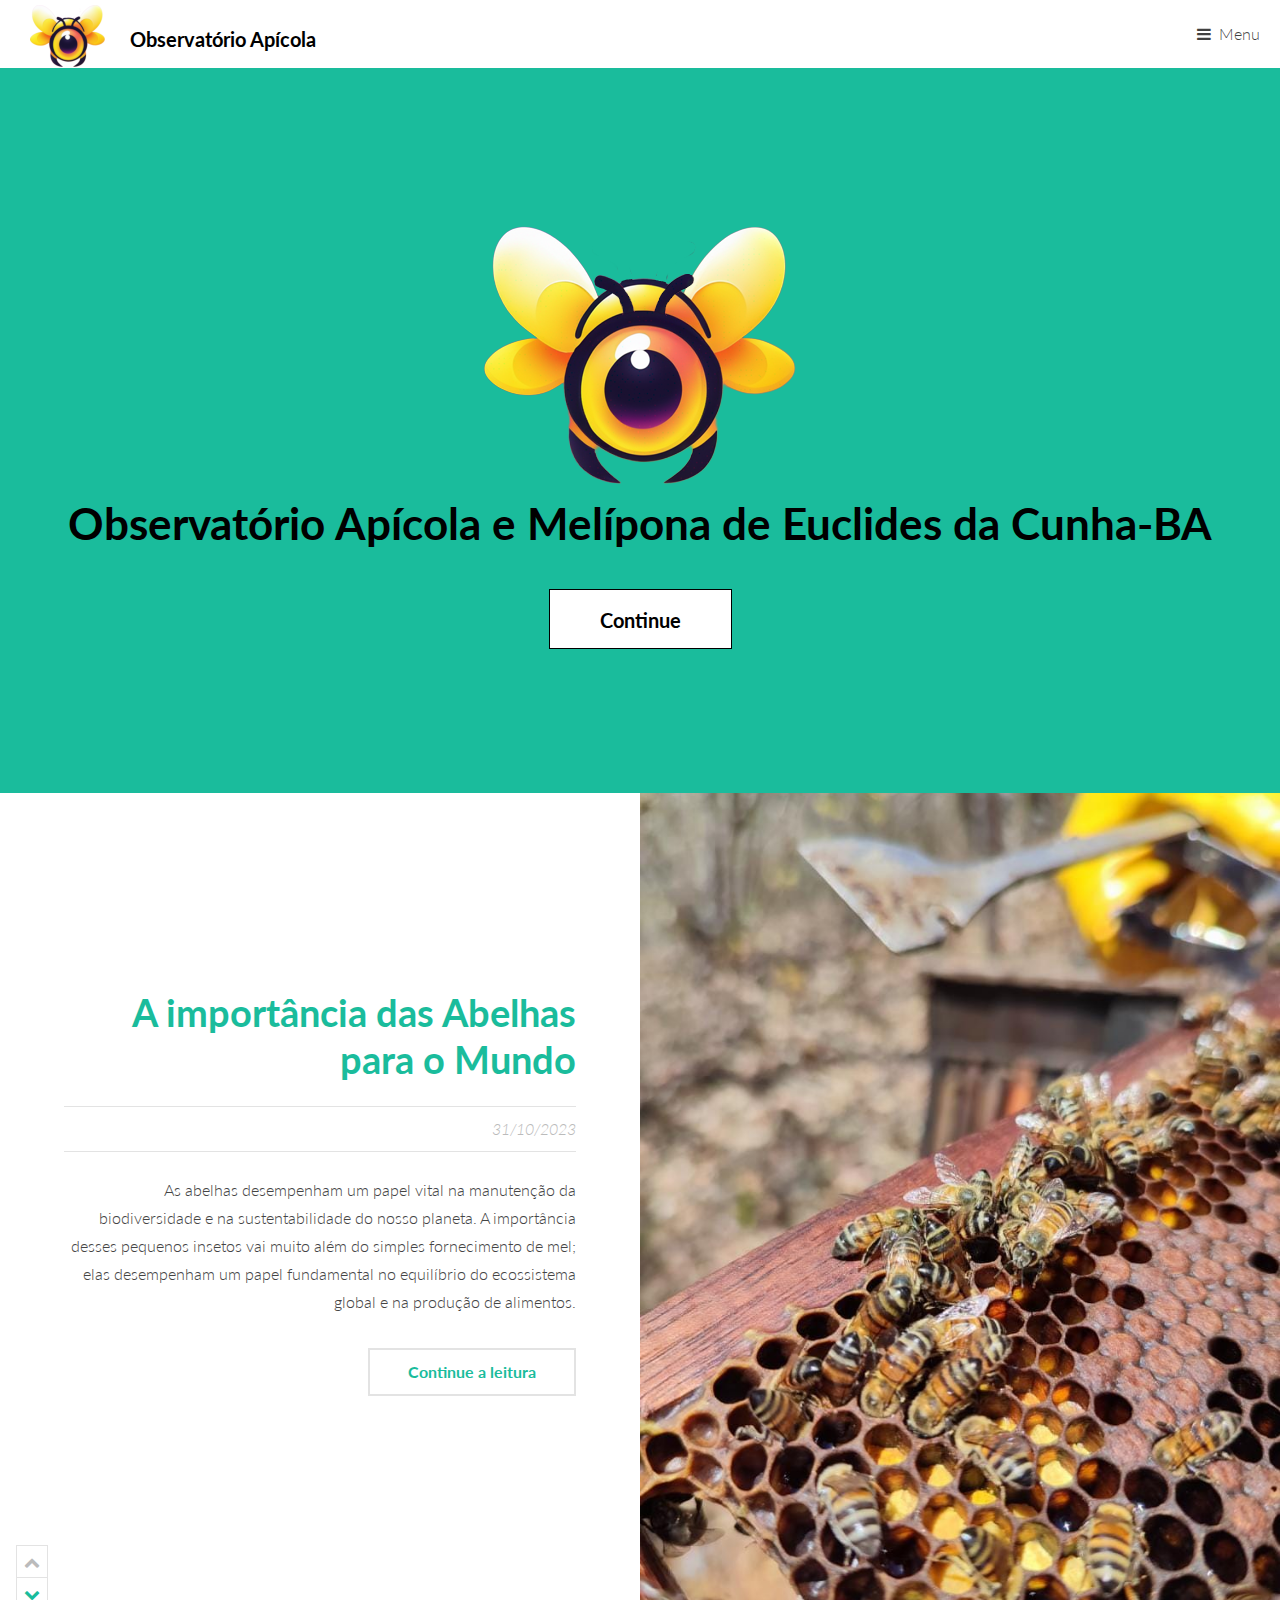
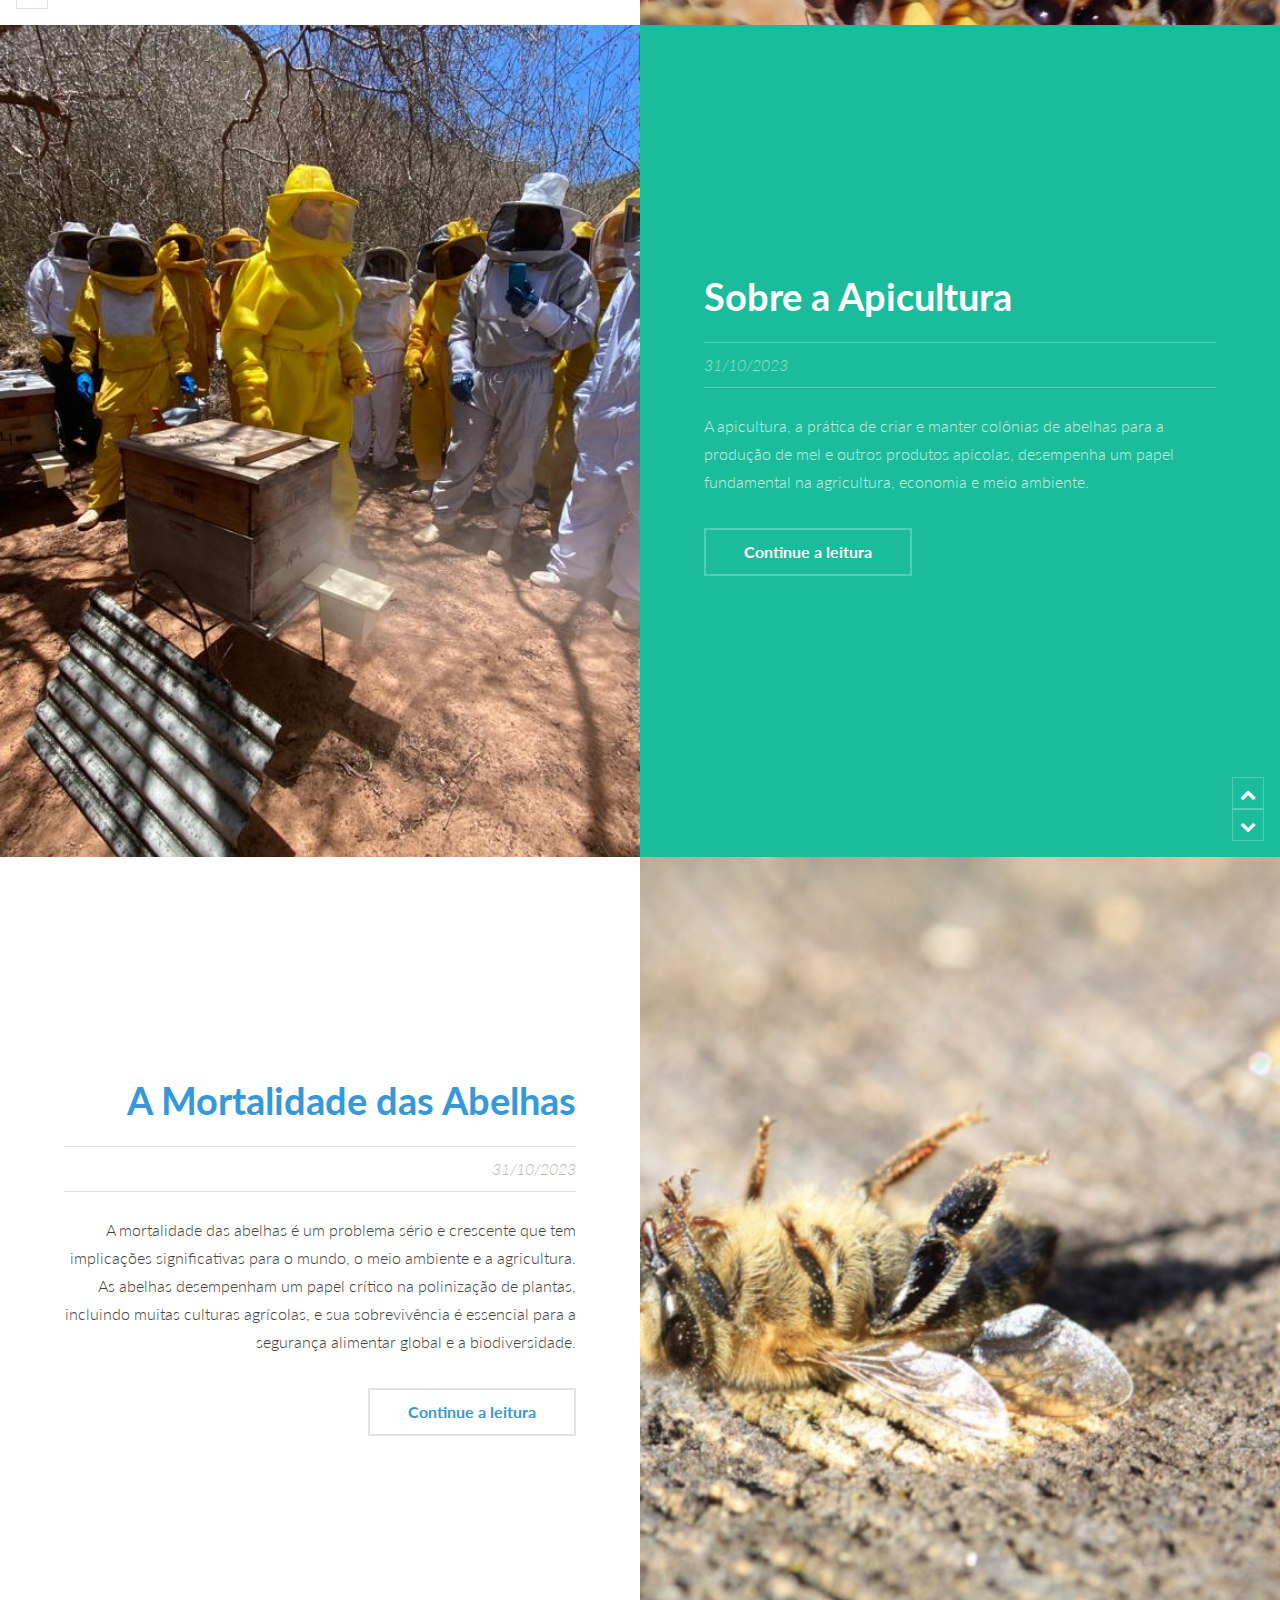
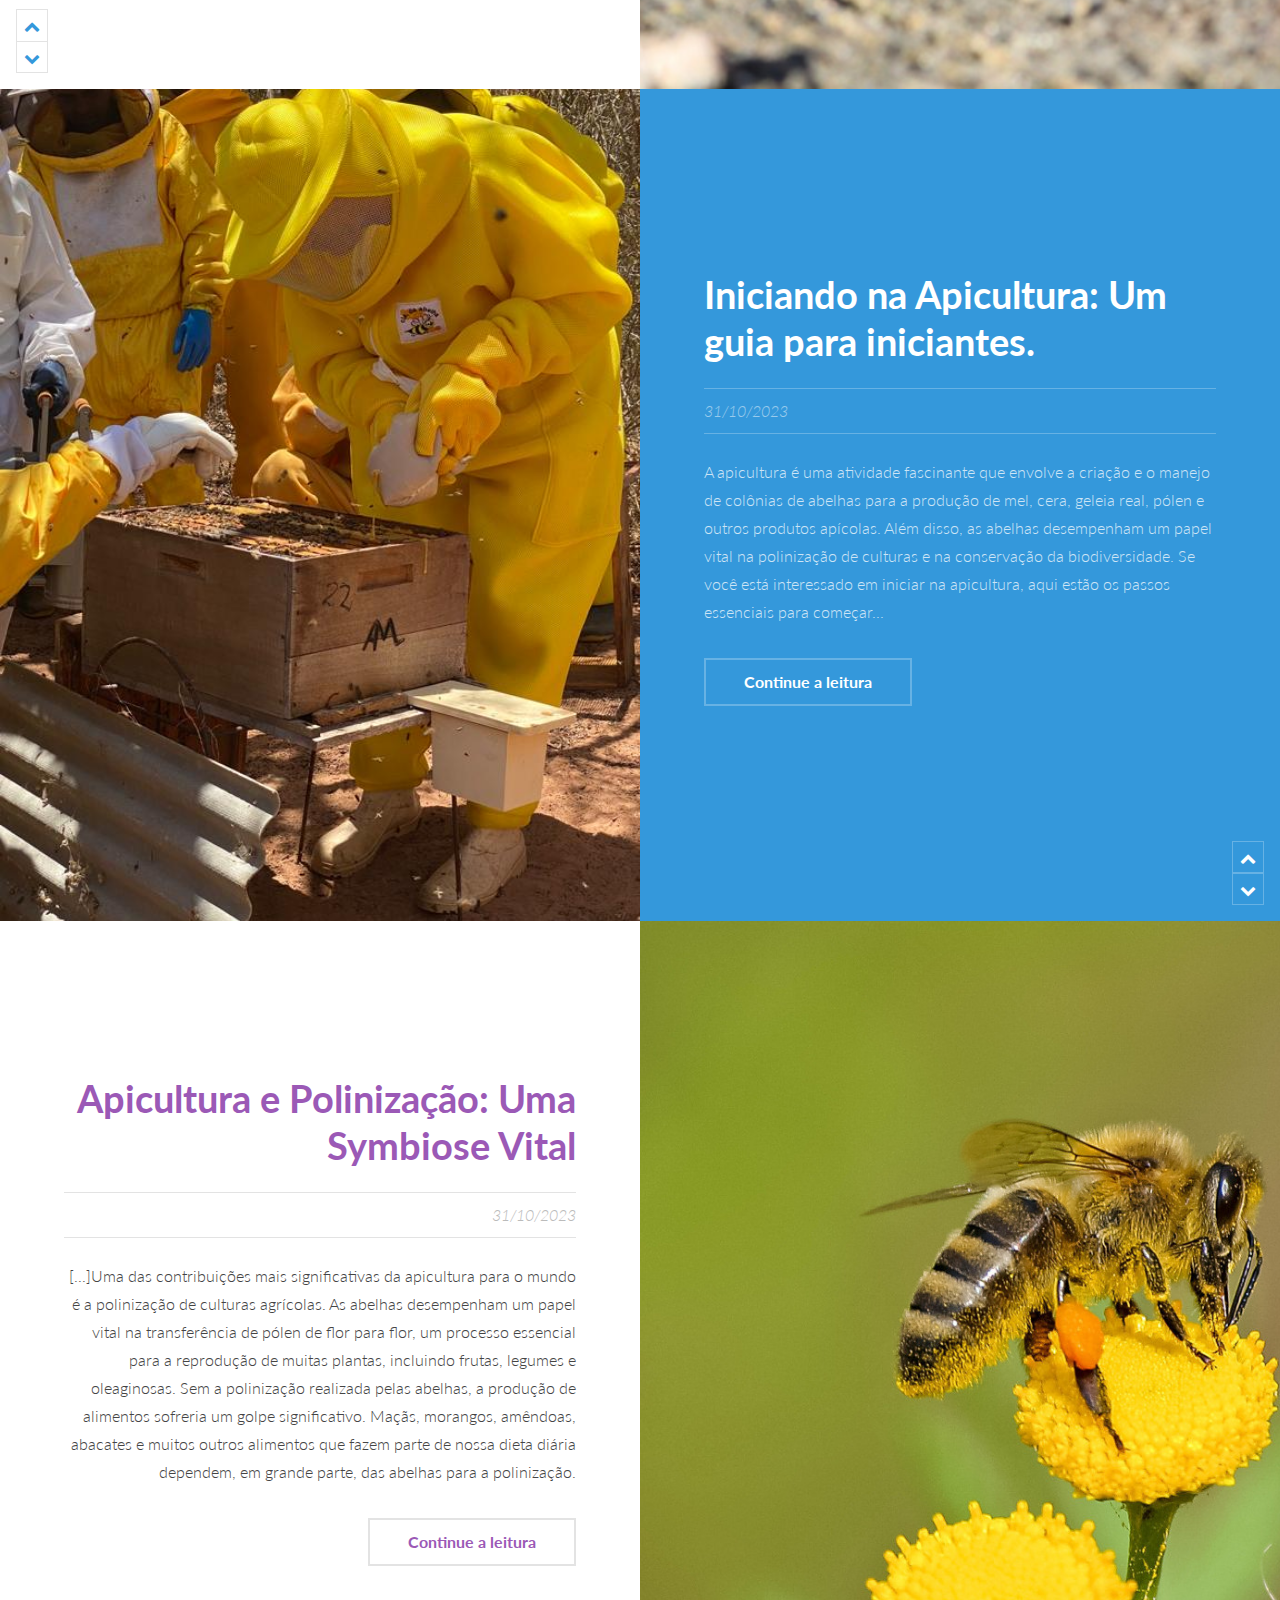
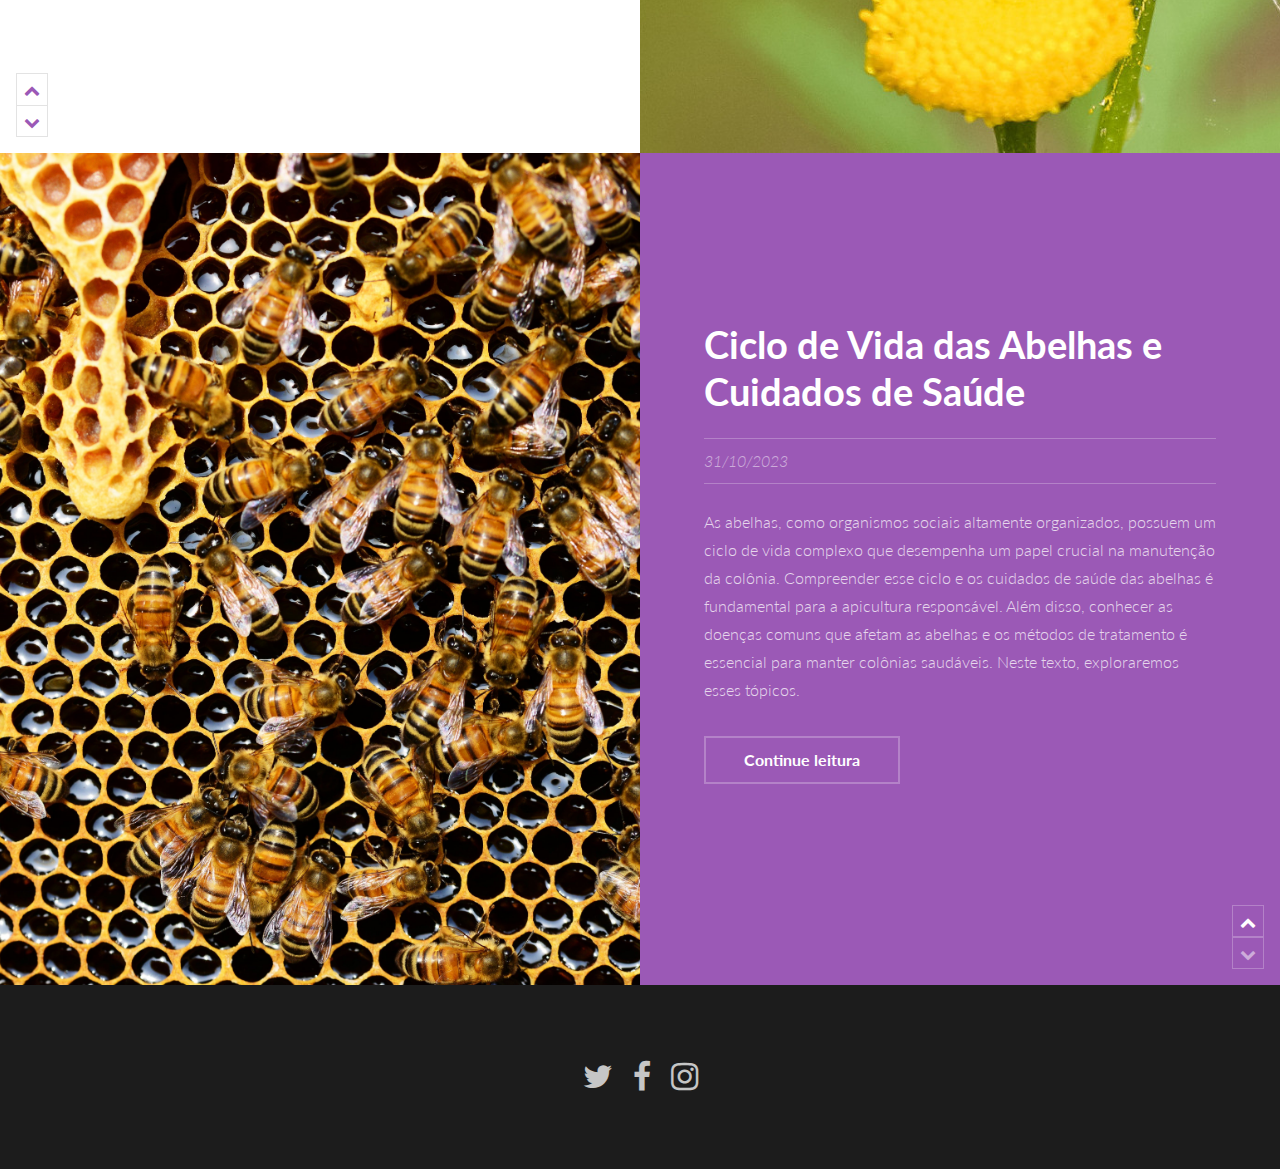
<file: index.html>
<!DOCTYPE HTML>
<html>
	<head>
		<title>Observatório Apícola</title>
		<meta charset="utf-8">
		<meta name="robots" content="index, follow, max-image-preview:large, max-snippet:-1, max-video-preview:-1">
		<meta name="viewport" content="width=device-width, initial-scale=1"><link rel="stylesheet" href="assets/css/main.css">
	</head>
	<body>
		<header id="header">
			<div>
				<img class="logo" src="images/logo-p.png" alt="logo">
				<a href="index.html" class="logo"><strong>Observatório Apícola</strong></a>
			</div>
			
			<nav>
				<a href="#menu">Menu</a>
			</nav>
		</header>
		<!-- Menu -->
		<nav id="menu">
			<ul class="links">
				<li><a href="index.html">Home</a></li>
				<li><a href="#">Histórico</a></li>
				<li><a href="apiarios_map.html">Mapa de Apiários</a></li>
				<li><a href="galeria.html">Galeria de Fotos</a></li>
				<li><a href="importancia.html">A importância das Abelhas</a></li>
				<li><a href="apicultura.html">A Apicultura</a></li>
				<li><a href="mortalidade.html">Mortalidade das Abelhas</a></li>
				<li><a href="iniciando_api.html">Iniciando na Apicultura</a></li>
				<li><a href="api_polinizacao.html">Apicultura e Polinização</a></li>
				<li><a href="ciclo_vida_saude.html">Ciclo de Vida e Sáude</a></li>
			</ul>
		</nav>
		<!-- Banner -->
		<section id="banner">
			<div class="inner">
				<img src="images/logo-l.png" alt="logo">
				<h1>Observatório Apícola e Melípona<br>
					de Euclides da Cunha-BA</h1>
					
					<ul class="actions">
						<li><a href="#one" class="button big">Continue</a></li>
					</ul>
				</div>
		</section>
			<!-- One -->
			<article id="one" class="post style1">
				<div class="image">
					<img src="images/foto2.jpeg" alt="" data-position="75% center" width="1400" height="788">
				</div>
				<div class="content">
					<div class="inner">
						<header>
							<h2><a href="importancia.html">A importância das Abelhas para o Mundo</a></h2>
							<p class="info">31/10/2023 </p>
						</header>
						<p>As abelhas desempenham um papel vital na manutenção da biodiversidade e na sustentabilidade do nosso planeta. A importância desses pequenos insetos vai muito além do simples fornecimento de mel; elas desempenham um papel fundamental no equilíbrio do ecossistema global e na produção de alimentos.</p>
						<ul class="actions"><li><a href="importancia.html" class="button alt">Continue a leitura</a></li>
						</ul></div>
					<div class="postnav">
						<a href="#" class="prev disabled"><span class="icon fa-chevron-up"></span></a>
						<a href="#two" class="scrolly next"><span class="icon fa-chevron-down"></span></a>
					</div>
				</div>
			</article>
			<!-- Two -->
			<article id="two" class="post invert style1 alt">
				<div class="image">
					<img src="images/foto10.jpeg" alt="" data-position="10% center" width="1400" height="788">
				</div>
				<div class="content">
					<div class="inner">
						<header><h2><a href="apicultura.html">Sobre a Apicultura</a></h2>
							<p class="info">31/10/2023</p>
						</header>
						<p>A apicultura, a prática de criar e manter colônias de abelhas para a produção de mel e outros produtos apícolas, desempenha um papel fundamental na agricultura, economia e meio ambiente.</p>
						<ul class="actions">
							<li><a href="apicultura.html" class="button alt">Continue a leitura</a></li>
						</ul>
					</div>
					<div class="postnav">
						<a href="#one" class="scrolly prev"><span class="icon fa-chevron-up"></span></a>
						<a href="#three" class="scrolly next"><span class="icon fa-chevron-down"></span></a>
					</div>
				</div>
			</article>
			<!-- Three -->
			<article id="three" class="post style2">
				<div class="image">
					<img src="images/bee-dead.jpg" alt="" data-position="80% center" width="1400" height="788"></div>
				<div class="content">
					<div class="inner">
						<header><h2><a href="mortalidade.html">A Mortalidade das Abelhas</a></h2>
							<p class="info">31/10/2023</p>
						</header>
						<p>A mortalidade das abelhas é um problema sério e crescente que tem implicações significativas para o mundo, o meio ambiente e a agricultura. As abelhas desempenham um papel crítico na polinização de plantas, incluindo muitas culturas agrícolas, e sua sobrevivência é essencial para a segurança alimentar global e a biodiversidade. </p>
						<ul class="actions">
							<li><a href="mortalidade.html" class="button alt">Continue a leitura</a></li>
						</ul>
					</div>
					<div class="postnav">
						<a href="#two" class="scrolly prev"><span class="icon fa-chevron-up"></span></a>
						<a href="#four" class="scrolly next"><span class="icon fa-chevron-down"></span></a>
					</div>
				</div>
			</article>
			<!-- Four -->
			<article id="four" class="post invert style2 alt">
				<div class="image">
					<img src="images/foto17.jpeg" alt="" data-position="60% center" width="1400" height="788">
				</div>
				<div class="content">
					<div class="inner">
						<header><h2><a href="iniciando_api.html">Iniciando na Apicultura: Um guia para iniciantes.</a></h2>
							<p class="info">31/10/2023</p>
						</header>
						<p>A apicultura é uma atividade fascinante que envolve a criação e o manejo de colônias de abelhas para a produção de mel, cera, geleia real, pólen e outros produtos apícolas. Além disso, as abelhas desempenham um papel vital na polinização de culturas e na conservação da biodiversidade. Se você está interessado em iniciar na apicultura, aqui estão os passos essenciais para começar...</p>
						<ul class="actions"><li><a href="iniciando_api.html" class="button alt">Continue a leitura</a></li>
						</ul></div>
					<div class="postnav">
						<a href="#three" class="scrolly prev"><span class="icon fa-chevron-up"></span></a>
						<a href="#five" class="scrolly next"><span class="icon fa-chevron-down"></span></a>
					</div>
				</div>
			</article>
			<!-- Five -->
			<article id="five" class="post style3">
				<div class="image">
					<img src="images/bee-flower2.jpg" alt="" data-position="5% center" width="1400" height="788">
				</div>
				<div class="content">
					<div class="inner">
						<header><h2><a href="api_polinizacao.html">Apicultura e Polinização: Uma Symbiose Vital</a></h2>
							<p class="info">31/10/2023</p>
						</header>
						<p>[...]Uma das contribuições mais significativas da apicultura para o mundo é a polinização de culturas agrícolas. As abelhas desempenham um papel vital na transferência de pólen de flor para flor, um processo essencial para a reprodução de muitas plantas, incluindo frutas, legumes e oleaginosas. Sem a polinização realizada pelas abelhas, a produção de alimentos sofreria um golpe significativo. Maçãs, morangos, amêndoas, abacates e muitos outros alimentos que fazem parte de nossa dieta diária dependem, em grande parte, das abelhas para a polinização.</p>
						<ul class="actions"><li><a href="api_polinizacao.html" class="button alt">Continue a leitura</a></li>
						</ul></div>
					<div class="postnav">
						<a href="#four" class="scrolly prev"><span class="icon fa-chevron-up"></span></a>
						<a href="#six" class="scrolly next"><span class="icon fa-chevron-down"></span></a>
					</div>
				</div>
			</article>
			<!-- Six -->
			<article id="six" class="post invert style3 alt">
				<div class="image">
					<img src="images/honeycomb.jpg" alt="" data-position="80% center" width="1400" height="788">
				</div>
				<div class="content">
					<div class="inner">
						<header><h2><a href="ciclo_vida_saude.html">Ciclo de Vida das Abelhas e Cuidados de Saúde
						</a></h2>
							<p class="info">31/10/2023</p>
						</header>
						<p>As abelhas, como organismos sociais altamente organizados, possuem um ciclo de vida complexo que desempenha um papel crucial na manutenção da colônia. Compreender esse ciclo e os cuidados de saúde das abelhas é fundamental para a apicultura responsável. Além disso, conhecer as doenças comuns que afetam as abelhas e os métodos de tratamento é essencial para manter colônias saudáveis. Neste texto, exploraremos esses tópicos.</p>
						<ul class="actions">
							<li><a href="ciclo_vida_saude.html" class="button alt">Continue leitura</a></li>
						</ul>
					</div>
					<div class="postnav">
						<a href="#five" class="scrolly prev"><span class="icon fa-chevron-up"></span></a>
						<a href="#" class="scrolly next disabled"><span class="icon fa-chevron-down"></span></a>
					</div>
				</div>
			</article>
			<!-- Footer -->
			<footer id="footer">
				<ul class="icons"><li><a href="#" class="icon fa-twitter"><span class="label">Twitter</span></a></li>
					<li><a href="#" class="icon fa-facebook"><span class="label">Facebook</span></a></li>
					<li><a href="#" class="icon fa-instagram"><span class="label">Instagram</span></a></li>
				</ul>
			</footer>
			<!-- Scripts -->
			<script src="assets/js/jquery.min.js"></script>
			<script src="assets/js/jquery.scrolly.min.js"></script>
			<script src="assets/js/skel.min.js"></script>
			<script src="assets/js/util.js"></script>
			<script src="assets/js/main.js"></script>
			<script src="assets/js/ponteiro.js"></script>
	</body>
</html>
</file>
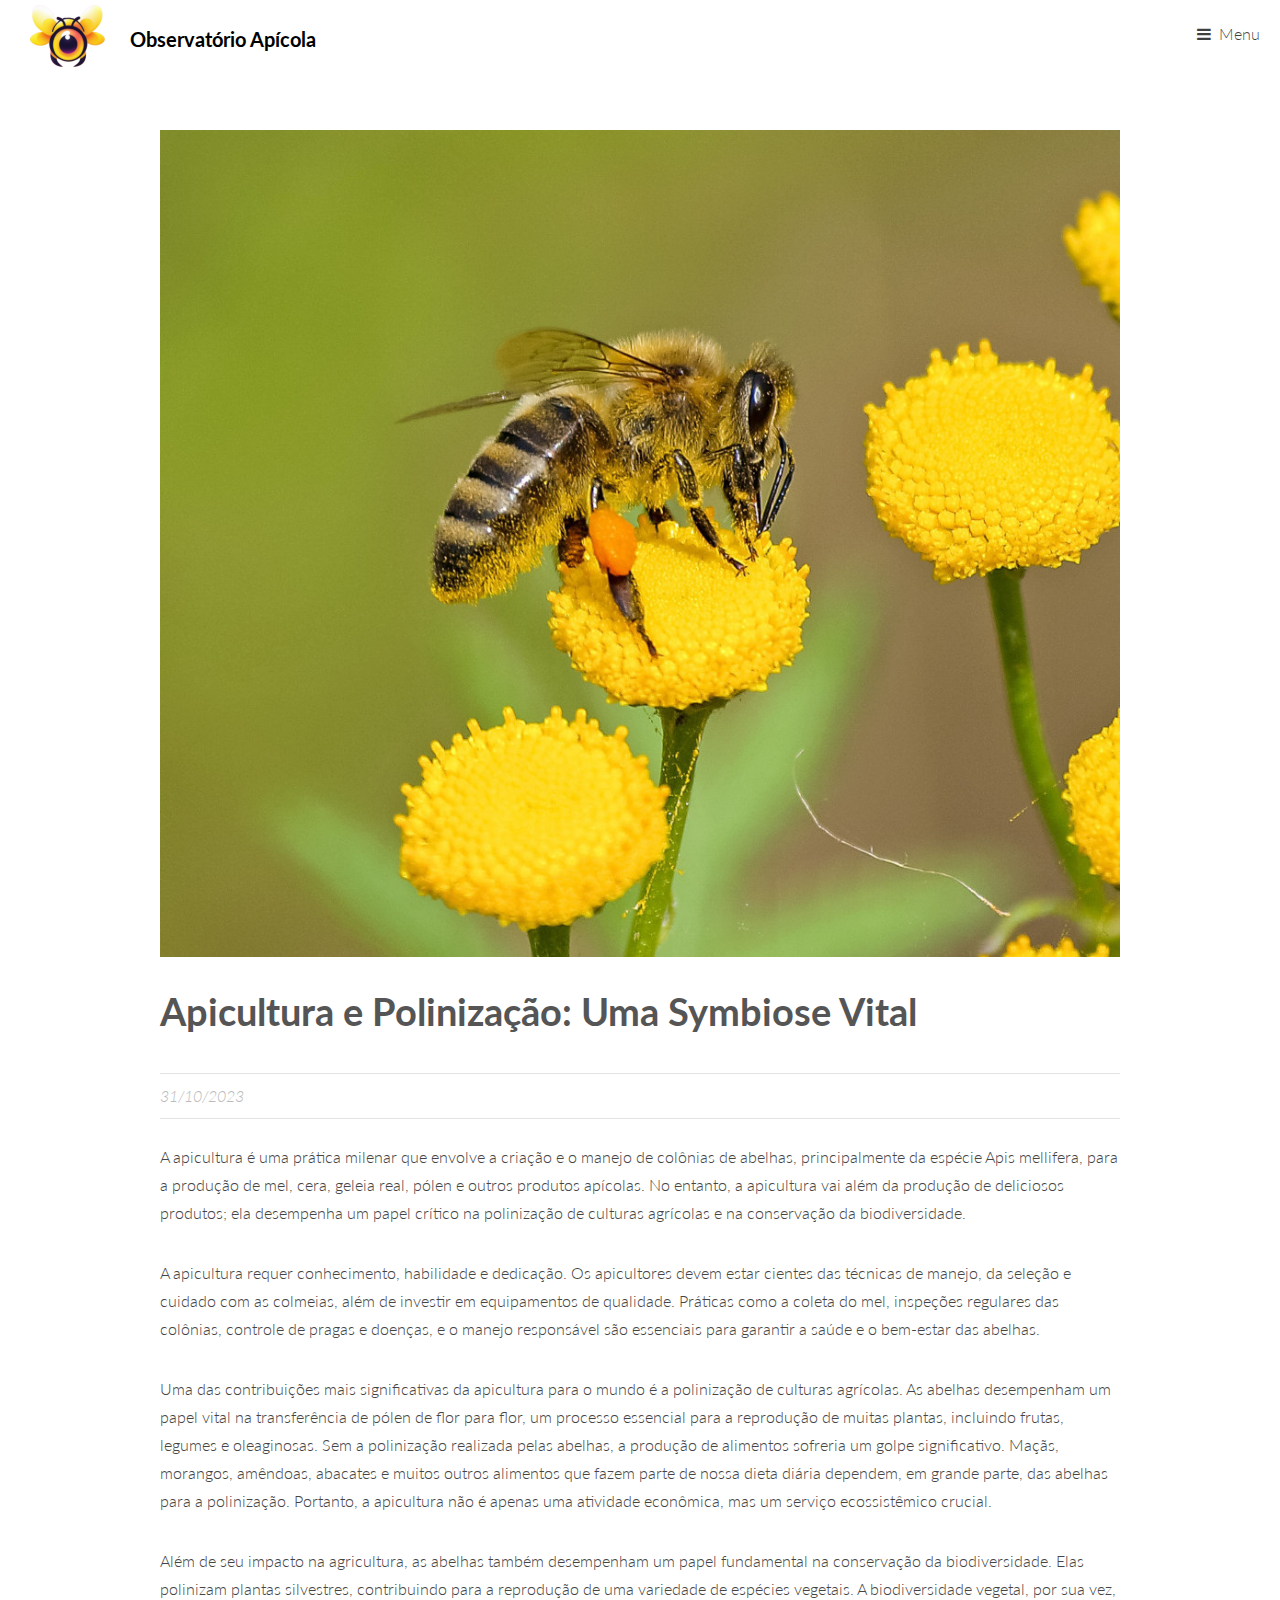
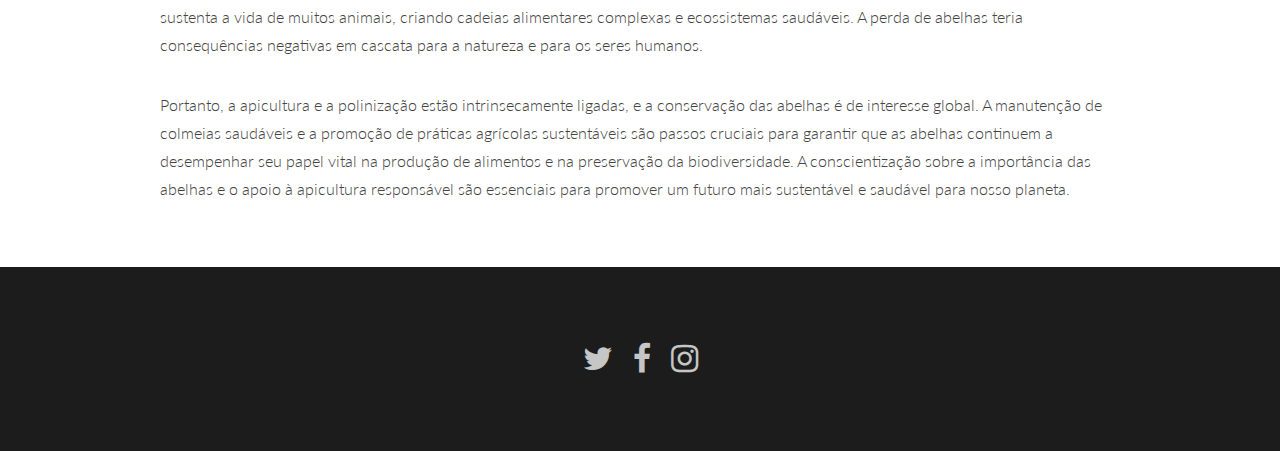
<file: api_polinizacao.html>
<!DOCTYPE HTML>

<html>
    <head>
        <title>Observatório Apícola</title>
        <meta charset="utf-8">
        <meta name="robots" content="index, follow, max-image-preview:large, max-snippet:-1, max-video-preview:-1">
        <meta name="viewport" content="width=device-width, initial-scale=1">
        <link rel="stylesheet" href="assets/css/main.css">
    </head>
    <body>
    <!-- Header -->
    <header id="header">
        <div>
            <img class="logo" src="images/logo-p.png" alt="logo">
            <a href="index.html" class="logo"><strong>Observatório Apícola</strong></a>
        </div>
        <nav>
            <a href="#menu">Menu</a>
        </nav>
    </header>
    <!-- Nav -->
    <nav id="menu">
        <ul class="links">
            <li><a href="index.html">Home</a></li>
            <li><a href="#">Histórico</a></li>
            <li><a href="apiarios_map.html">Mapa de Apiários</a></li>
            <li><a href="galeria.html">Galeria de Fotos</a></li>
            <li><a href="importancia.html">A importância das Abelhas</a></li>
            <li><a href="apicultura.html">A Apicultura</a></li>
            <li><a href="mortalidade.html">Mortalidade das Abelhas</a></li>
            <li><a href="iniciando_api.html">Iniciando na Apicultura</a></li>
            <li><a href="api_polinizacao.html">Apicultura e Polinização</a></li>
            <li><a href="ciclo_vida_saude.html">Ciclo de Vida e Sáude</a></li>
        </ul>
    </nav>
    <section id="main">
        <div class="inner">
        <div class="image fit">
            <img src="images/bee-flower2.jpg" alt="">
        </div>
        <header><h1>Apicultura e Polinização: Uma Symbiose Vital</h1>
            <p class="info">31/10/2023</p>
        </header>
            <p>A apicultura é uma prática milenar que envolve a criação e o manejo de colônias de abelhas, principalmente da espécie Apis mellifera, para a produção de mel, cera, geleia real, pólen e outros produtos apícolas. No entanto, a apicultura vai além da produção de deliciosos produtos; ela desempenha um papel crítico na polinização de culturas agrícolas e na conservação da biodiversidade.</p>
            <p>A apicultura requer conhecimento, habilidade e dedicação. Os apicultores devem estar cientes das técnicas de manejo, da seleção e cuidado com as colmeias, além de investir em equipamentos de qualidade. Práticas como a coleta do mel, inspeções regulares das colônias, controle de pragas e doenças, e o manejo responsável são essenciais para garantir a saúde e o bem-estar das abelhas.</p>
            <p>Uma das contribuições mais significativas da apicultura para o mundo é a polinização de culturas agrícolas. As abelhas desempenham um papel vital na transferência de pólen de flor para flor, um processo essencial para a reprodução de muitas plantas, incluindo frutas, legumes e oleaginosas. Sem a polinização realizada pelas abelhas, a produção de alimentos sofreria um golpe significativo. Maçãs, morangos, amêndoas, abacates e muitos outros alimentos que fazem parte de nossa dieta diária dependem, em grande parte, das abelhas para a polinização. Portanto, a apicultura não é apenas uma atividade econômica, mas um serviço ecossistêmico crucial.</p>
            <p>Além de seu impacto na agricultura, as abelhas também desempenham um papel fundamental na conservação da biodiversidade. Elas polinizam plantas silvestres, contribuindo para a reprodução de uma variedade de espécies vegetais. A biodiversidade vegetal, por sua vez, sustenta a vida de muitos animais, criando cadeias alimentares complexas e ecossistemas saudáveis. A perda de abelhas teria consequências negativas em cascata para a natureza e para os seres humanos.</p>
            <p>Portanto, a apicultura e a polinização estão intrinsecamente ligadas, e a conservação das abelhas é de interesse global. A manutenção de colmeias saudáveis e a promoção de práticas agrícolas sustentáveis são passos cruciais para garantir que as abelhas continuem a desempenhar seu papel vital na produção de alimentos e na preservação da biodiversidade. A conscientização sobre a importância das abelhas e o apoio à apicultura responsável são essenciais para promover um futuro mais sustentável e saudável para nosso planeta.</p>
        </div>
    </section>
    <!-- Footer -->
    <footer id="footer">
        <ul class="icons">
            <li><a href="#" class="icon fa-twitter"><span class="label">Twitter</span></a></li>
            <li><a href="#" class="icon fa-facebook"><span class="label">Facebook</span></a></li>
            <li><a href="#" class="icon fa-instagram"><span class="label">Instagram</span></a></li>
        </ul>
    </footer>


    <!-- Scripts -->
    <script src="assets/js/jquery.min.js"></script>
    <script src="assets/js/jquery.scrolly.min.js"></script>
    <script src="assets/js/skel.min.js"></script>
    <script src="assets/js/util.js"></script>
    <script src="assets/js/main.js"></script>
    <script src="assets/js/ponteiro.js"></script>
</body>
</html>
</file>
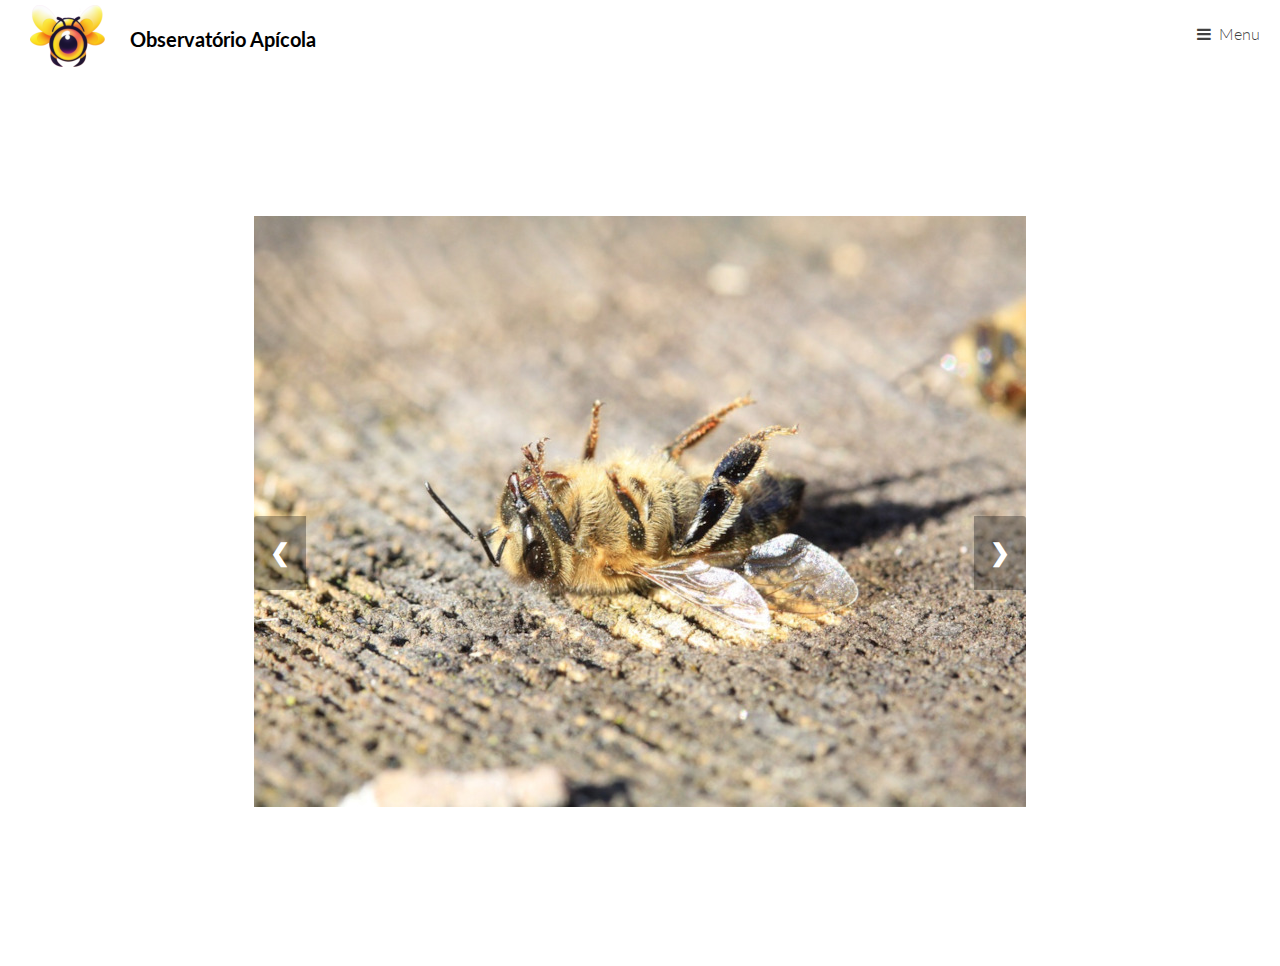
<file: galeria.html>
<!DOCTYPE html>
<html lang="pt-br">
    <head>
		<title>Galeria de fotos</title>
		<meta charset="utf-8">
		<meta name="robots" content="index, follow, max-image-preview:large, max-snippet:-1, max-video-preview:-1">
		<meta name="viewport" content="width=device-width, initial-scale=1"><link rel="stylesheet" href="assets/css/main.css">
	</head>
<body>
    <header id="header">
        <div>
            <img class="logo" src="images/logo-p.png" alt="logo">
            <a href="index.html" class="logo"><strong>Observatório Apícola</strong></a>
        </div>
        
        <nav>
            <a href="#menu">Menu</a>
        </nav>
    </header>
    <!-- Menu -->
    <nav id="menu">
        <ul class="links">
            <li><a href="index.html">Home</a></li>
            <li><a href="#">Histórico</a></li>
            <li><a href="apiarios_map.html">Mapa de Apiários</a></li>
            <li><a href="galeria.html">Galeria de Fotos</a></li>
            <li><a href="importancia.html">A importância das Abelhas</a></li>
            <li><a href="apicultura.html">A Apicultura</a></li>
            <li><a href="mortalidade.html">Mortalidade das Abelhas</a></li>
            <li><a href="iniciando_api.html">Iniciando na Apicultura</a></li>
            <li><a href="api_polinizacao.html">Apicultura e Polinização</a></li>
            <li><a href="ciclo_vida_saude.html">Ciclo de Vida e Sáude</a></li>
        </ul>
    </nav>
    <section>
    <div class="slide">
    <div class="slideshow-container">
        <div class="mySlides">
            <img src="images/bee-dead.jpg" alt="Foto 1">
        </div>

        <div class="mySlides">
            <img  src="images/foto2.jpeg" alt="Foto 2">
        </div>
        
        <div class="mySlides">
            <img src="images/foto3.jpeg" alt="Foto 3">
        </div>
        
        <div class="mySlides">
            <img src="images/foto4.jpeg" alt="Foto 4">
        </div>
        
        <div class="mySlides">
            <img  src="images/foto5.jpeg" alt="Foto 5">
        </div>
        
        <div class="mySlides">
            <img  src="images/foto6.jpeg" alt="Foto 6">
        </div>
        
        <div class="mySlides">
            <img src="images/foto7.jpeg" alt="Foto 7">
        </div>
        
        <div class="mySlides">
            <img src="images/foto8.jpeg" alt="Foto 8">
        </div>
        
        <div class="mySlides">
            <img src="images/foto10.jpeg" alt="Foto 10">
        </div>
        
        <div class="mySlides">
            <img src="images/foto11.jpeg" alt="Foto 11">
        </div>
        
        <div class="mySlides">
            <img src="images/foto12.jpeg" alt="Foto 12">
        </div>
        
        <div class="mySlides">
            <img src="images/foto13.jpeg" alt="Foto 13">
        </div>
        
        <div class="mySlides">
            <img src="images/foto14.jpeg" alt="Foto 14">
        </div>
        
        <div class="mySlides">
            <img src="images/foto15.jpeg" alt="Foto 15">
        </div>
        
        <div class="mySlides">
            <img src="images/foto16.jpeg" alt="Foto 16">
        </div>
        
        <div class="mySlides">
            <img src="images/foto17.jpeg" alt="Foto 17">
        </div>
        
        <div class="mySlides">
            <img src="images/foto18.jpeg" alt="Foto 18">
        </div>
        
        <div class="mySlides">
            <img src="images/foto19.jpeg" alt="Foto 19">
        </div>
        
        <div class="mySlides">
            <img src="images/foto20.jpeg" alt="Foto 20">
        </div>
        
        <div class="mySlides">
            <img src="images/foto21.jpeg" alt="Foto 21">
        </div>
        
        <div class="mySlides">
            <img src="images/foto22.jpeg" alt="Foto 22">
        </div>
        
        <div class="mySlides">
            <img src="images/foto23.jpeg" alt="Foto 23">
        </div>
        
        <div class="mySlides">
            <img src="images/foto24.jpeg" alt="Foto 24">
        </div>
        
        <div class="mySlides">
            <img src="images/foto25.jpeg" alt="Foto 25">
        </div>
        
        <div class="mySlides">
            <img src="images/foto26.jpeg" alt="Foto 26">
        </div>
        
        <div class="mySlides">
            <img src="images/foto27.jpeg" alt="Foto 27">
        </div>
        
        <div class="mySlides">
            <img src="images/foto28.jpeg" alt="Foto 28">
        </div>

        <!-- Adicione mais slides conforme necessário -->

        <a class="prev-slide" onclick="plusSlides(-1)">&#10094;</a>
        <a class="next-slide" onclick="plusSlides(1)">&#10095;</a>
    </div>
    </div>
    </section>
    <script src="assets/js/jquery.min.js"></script>
    <script src="assets/js/jquery.scrolly.min.js"></script>
    <script src="assets/js/skel.min.js"></script>
    <script src="assets/js/util.js"></script>
    <script src="assets/js/main.js"></script>
    <script src="assets/js/ponteiro.js"></script>
    <script src="assets/js/slide.js"></script>
</body>
</html>
</file>
<file: assets/css/main.css>
@charset "UTF-8";
@import url(font-awesome.min.css);
@import url("https://fonts.googleapis.com/css?family=Lato:300,700,300italic,700italic");

/*
	Binary by TEMPLATED
	templated.co @templatedco
	Released for free under the Creative Commons Attribution 3.0 license (templated.co/license)
*/

/* Reset */

	html, body, div, span, applet, object, iframe, h1, h2, h3, h4, h5, h6, p, blockquote, pre, a, abbr, acronym, address, big, cite, code, del, dfn, em, img, ins, kbd, q, s, samp, small, strike, strong, sub, sup, tt, var, b, u, i, center, dl, dt, dd, ol, ul, li, fieldset, form, label, legend, table, caption, tbody, tfoot, thead, tr, th, td, article, aside, canvas, details, embed, figure, figcaption, footer, header, hgroup, menu, nav, output, ruby, section, summary, time, mark, audio, video {
		margin: 0;
		padding: 0;
		border: 0;
		font-size: 100%;
		font: inherit;
		vertical-align: baseline;
	}
.image.fit img {
	width: 100%;
	height: auto;
}
	article, aside, details, figcaption, figure, footer, header, hgroup, menu, nav, section {
		display: block;
	}

	body {
		line-height: 1;
		
	}

	ol, ul {
		list-style: none;
	}

	blockquote, q {
		quotes: none;
	}

	blockquote:before, blockquote:after, q:before, q:after {
		content: '';
		content: none;
	}

	table {
		border-collapse: collapse;
		border-spacing: 0;
	}

	body {
		-webkit-text-size-adjust: none;
	}

/* Box Model */

	*, *:before, *:after {
		-moz-box-sizing: border-box;
		-webkit-box-sizing: border-box;
		box-sizing: border-box;
	}

/* Containers */

	.container {
		margin-left: auto;
		margin-right: auto;
	}

	.container.\31 25\25 {
		width: 100%;
		max-width: 100em;
		min-width: 80em;
	}

	.container.\37 5\25 {
		width: 60em;
	}

	.container.\35 0\25 {
		width: 40em;
	}

	.container.\32 5\25 {
		width: 20em;
	}

	.container {
		width: 80em;
	}

	@media screen and (max-width: 1680px) {

		.container.\31 25\25 {
			width: 100%;
			max-width: 100em;
			min-width: 80em;
		}

		.container.\37 5\25 {
			width: 60em;
		}

		.container.\35 0\25 {
			width: 40em;
		}

		.container.\32 5\25 {
			width: 20em;
		}

		.container {
			width: 80em;
		}

	}

	@media screen and (max-width: 1280px) {

		.container.\31 25\25 {
			width: 100%;
			max-width: 81.25em;
			min-width: 65em;
		}

		.container.\37 5\25 {
			width: 48.75em;
		}

		.container.\35 0\25 {
			width: 32.5em;
		}

		.container.\32 5\25 {
			width: 16.25em;
		}

		.container {
			width: 65em;
		}

	}

	@media screen and (max-width: 980px) {

		.container.\31 25\25 {
			width: 100%;
			max-width: 112.5%;
			min-width: 90%;
		}

		.container.\37 5\25 {
			width: 67.5%;
		}

		.container.\35 0\25 {
			width: 45%;
		}

		.container.\32 5\25 {
			width: 22.5%;
		}

		.container {
			width: 90%;
		}

	}

	@media screen and (max-width: 736px) {

		.container.\31 25\25 {
			width: 100%;
			max-width: 112.5%;
			min-width: 90%;
		}

		.container.\37 5\25 {
			width: 67.5%;
		}

		.container.\35 0\25 {
			width: 45%;
		}

		.container.\32 5\25 {
			width: 22.5%;
		}

		.container {
			width: 90% !important;
		}

	}

	@media screen and (max-width: 480px) {

		.container.\31 25\25 {
			width: 100%;
			max-width: 112.5%;
			min-width: 90%;
		}

		.container.\37 5\25 {
			width: 67.5%;
		}

		.container.\35 0\25 {
			width: 45%;
		}

		.container.\32 5\25 {
			width: 22.5%;
		}

		.container {
			width: 90% !important;
		}

	}

/* Grid */

	.row {
		border-bottom: solid 1px transparent;
		-moz-box-sizing: border-box;
		-webkit-box-sizing: border-box;
		box-sizing: border-box;
	}

	.row > * {
		float: left;
		-moz-box-sizing: border-box;
		-webkit-box-sizing: border-box;
		box-sizing: border-box;
	}

	.row:after, .row:before {
		content: '';
		display: block;
		clear: both;
		height: 0;
	}

	.row.uniform > * > :first-child {
		margin-top: 0;
	}

	.row.uniform > * > :last-child {
		margin-bottom: 0;
	}

	.row.\30 \25 > * {
		padding: 0 0 0 0em;
	}

	.row.\30 \25 {
		margin: 0 0 -1px 0em;
	}

	.row.uniform.\30 \25 > * {
		padding: 0em 0 0 0em;
	}

	.row.uniform.\30 \25 {
		margin: 0em 0 -1px 0em;
	}

	.row > * {
		padding: 0 0 0 2em;
	}

	.row {
		margin: 0 0 -1px -2em;
	}

	.row.uniform > * {
		padding: 2em 0 0 2em;
	}

	.row.uniform {
		margin: -2em 0 -1px -2em;
	}

	.row.\32 00\25 > * {
		padding: 0 0 0 4em;
	}

	.row.\32 00\25 {
		margin: 0 0 -1px -4em;
	}

	.row.uniform.\32 00\25 > * {
		padding: 4em 0 0 4em;
	}

	.row.uniform.\32 00\25 {
		margin: -4em 0 -1px -4em;
	}

	.row.\31 50\25 > * {
		padding: 0 0 0 3em;
	}

	.row.\31 50\25 {
		margin: 0 0 -1px -3em;
	}

	.row.uniform.\31 50\25 > * {
		padding: 3em 0 0 3em;
	}

	.row.uniform.\31 50\25 {
		margin: -3em 0 -1px -3em;
	}

	.row.\35 0\25 > * {
		padding: 0 0 0 1em;
	}

	.row.\35 0\25 {
		margin: 0 0 -1px -1em;
	}

	.row.uniform.\35 0\25 > * {
		padding: 1em 0 0 1em;
	}

	.row.uniform.\35 0\25 {
		margin: -1em 0 -1px -1em;
	}

	.row.\32 5\25 > * {
		padding: 0 0 0 0.5em;
	}

	.row.\32 5\25 {
		margin: 0 0 -1px -0.5em;
	}

	.row.uniform.\32 5\25 > * {
		padding: 0.5em 0 0 0.5em;
	}

	.row.uniform.\32 5\25 {
		margin: -0.5em 0 -1px -0.5em;
	}

	.\31 2u, .\31 2u\24 {
		width: 100%;
		clear: none;
		margin-left: 0;
	}

	.\31 1u, .\31 1u\24 {
		width: 91.6666666667%;
		clear: none;
		margin-left: 0;
	}

	.\31 0u, .\31 0u\24 {
		width: 83.3333333333%;
		clear: none;
		margin-left: 0;
	}

	.\39 u, .\39 u\24 {
		width: 75%;
		clear: none;
		margin-left: 0;
	}

	.\38 u, .\38 u\24 {
		width: 66.6666666667%;
		clear: none;
		margin-left: 0;
	}

	.\37 u, .\37 u\24 {
		width: 58.3333333333%;
		clear: none;
		margin-left: 0;
	}

	.\36 u, .\36 u\24 {
		width: 50%;
		clear: none;
		margin-left: 0;
	}

	.\35 u, .\35 u\24 {
		width: 41.6666666667%;
		clear: none;
		margin-left: 0;
	}

	.\34 u, .\34 u\24 {
		width: 33.3333333333%;
		clear: none;
		margin-left: 0;
	}

	.\33 u, .\33 u\24 {
		width: 25%;
		clear: none;
		margin-left: 0;
	}

	.\32 u, .\32 u\24 {
		width: 16.6666666667%;
		clear: none;
		margin-left: 0;
	}

	.\31 u, .\31 u\24 {
		width: 8.3333333333%;
		clear: none;
		margin-left: 0;
	}

	.\31 2u\24 + *,
	.\31 1u\24 + *,
	.\31 0u\24 + *,
	.\39 u\24 + *,
	.\38 u\24 + *,
	.\37 u\24 + *,
	.\36 u\24 + *,
	.\35 u\24 + *,
	.\34 u\24 + *,
	.\33 u\24 + *,
	.\32 u\24 + *,
	.\31 u\24 + * {
		clear: left;
	}

	.\-11u {
		margin-left: 91.66667%;
	}

	.\-10u {
		margin-left: 83.33333%;
	}

	.\-9u {
		margin-left: 75%;
	}

	.\-8u {
		margin-left: 66.66667%;
	}

	.\-7u {
		margin-left: 58.33333%;
	}

	.\-6u {
		margin-left: 50%;
	}

	.\-5u {
		margin-left: 41.66667%;
	}

	.\-4u {
		margin-left: 33.33333%;
	}

	.\-3u {
		margin-left: 25%;
	}

	.\-2u {
		margin-left: 16.66667%;
	}

	.\-1u {
		margin-left: 8.33333%;
	}

	@media screen and (max-width: 1680px) {

		.row > * {
			padding: 0 0 0 2em;
		}

		.row {
			margin: 0 0 -1px -2em;
		}

		.row.uniform > * {
			padding: 2em 0 0 2em;
		}

		.row.uniform {
			margin: -2em 0 -1px -2em;
		}

		.row.\32 00\25 > * {
			padding: 0 0 0 4em;
		}

		.row.\32 00\25 {
			margin: 0 0 -1px -4em;
		}

		.row.uniform.\32 00\25 > * {
			padding: 4em 0 0 4em;
		}

		.row.uniform.\32 00\25 {
			margin: -4em 0 -1px -4em;
		}

		.row.\31 50\25 > * {
			padding: 0 0 0 3em;
		}

		.row.\31 50\25 {
			margin: 0 0 -1px -3em;
		}

		.row.uniform.\31 50\25 > * {
			padding: 3em 0 0 3em;
		}

		.row.uniform.\31 50\25 {
			margin: -3em 0 -1px -3em;
		}

		.row.\35 0\25 > * {
			padding: 0 0 0 1em;
		}

		.row.\35 0\25 {
			margin: 0 0 -1px -1em;
		}

		.row.uniform.\35 0\25 > * {
			padding: 1em 0 0 1em;
		}

		.row.uniform.\35 0\25 {
			margin: -1em 0 -1px -1em;
		}

		.row.\32 5\25 > * {
			padding: 0 0 0 0.5em;
		}

		.row.\32 5\25 {
			margin: 0 0 -1px -0.5em;
		}

		.row.uniform.\32 5\25 > * {
			padding: 0.5em 0 0 0.5em;
		}

		.row.uniform.\32 5\25 {
			margin: -0.5em 0 -1px -0.5em;
		}

		.\31 2u\28xlarge\29, .\31 2u\24\28xlarge\29 {
			width: 100%;
			clear: none;
			margin-left: 0;
		}

		.\31 1u\28xlarge\29, .\31 1u\24\28xlarge\29 {
			width: 91.6666666667%;
			clear: none;
			margin-left: 0;
		}

		.\31 0u\28xlarge\29, .\31 0u\24\28xlarge\29 {
			width: 83.3333333333%;
			clear: none;
			margin-left: 0;
		}

		.\39 u\28xlarge\29, .\39 u\24\28xlarge\29 {
			width: 75%;
			clear: none;
			margin-left: 0;
		}

		.\38 u\28xlarge\29, .\38 u\24\28xlarge\29 {
			width: 66.6666666667%;
			clear: none;
			margin-left: 0;
		}

		.\37 u\28xlarge\29, .\37 u\24\28xlarge\29 {
			width: 58.3333333333%;
			clear: none;
			margin-left: 0;
		}

		.\36 u\28xlarge\29, .\36 u\24\28xlarge\29 {
			width: 50%;
			clear: none;
			margin-left: 0;
		}

		.\35 u\28xlarge\29, .\35 u\24\28xlarge\29 {
			width: 41.6666666667%;
			clear: none;
			margin-left: 0;
		}

		.\34 u\28xlarge\29, .\34 u\24\28xlarge\29 {
			width: 33.3333333333%;
			clear: none;
			margin-left: 0;
		}

		.\33 u\28xlarge\29, .\33 u\24\28xlarge\29 {
			width: 25%;
			clear: none;
			margin-left: 0;
		}

		.\32 u\28xlarge\29, .\32 u\24\28xlarge\29 {
			width: 16.6666666667%;
			clear: none;
			margin-left: 0;
		}

		.\31 u\28xlarge\29, .\31 u\24\28xlarge\29 {
			width: 8.3333333333%;
			clear: none;
			margin-left: 0;
		}

		.\31 2u\24\28xlarge\29 + *,
		.\31 1u\24\28xlarge\29 + *,
		.\31 0u\24\28xlarge\29 + *,
		.\39 u\24\28xlarge\29 + *,
		.\38 u\24\28xlarge\29 + *,
		.\37 u\24\28xlarge\29 + *,
		.\36 u\24\28xlarge\29 + *,
		.\35 u\24\28xlarge\29 + *,
		.\34 u\24\28xlarge\29 + *,
		.\33 u\24\28xlarge\29 + *,
		.\32 u\24\28xlarge\29 + *,
		.\31 u\24\28xlarge\29 + * {
			clear: left;
		}

		.\-11u\28xlarge\29 {
			margin-left: 91.66667%;
		}

		.\-10u\28xlarge\29 {
			margin-left: 83.33333%;
		}

		.\-9u\28xlarge\29 {
			margin-left: 75%;
		}

		.\-8u\28xlarge\29 {
			margin-left: 66.66667%;
		}

		.\-7u\28xlarge\29 {
			margin-left: 58.33333%;
		}

		.\-6u\28xlarge\29 {
			margin-left: 50%;
		}

		.\-5u\28xlarge\29 {
			margin-left: 41.66667%;
		}

		.\-4u\28xlarge\29 {
			margin-left: 33.33333%;
		}

		.\-3u\28xlarge\29 {
			margin-left: 25%;
		}

		.\-2u\28xlarge\29 {
			margin-left: 16.66667%;
		}

		.\-1u\28xlarge\29 {
			margin-left: 8.33333%;
		}

	}

	@media screen and (max-width: 1280px) {

		.row > * {
			padding: 0 0 0 1.5em;
		}

		.row {
			margin: 0 0 -1px -1.5em;
		}

		.row.uniform > * {
			padding: 1.5em 0 0 1.5em;
		}

		.row.uniform {
			margin: -1.5em 0 -1px -1.5em;
		}

		.row.\32 00\25 > * {
			padding: 0 0 0 3em;
		}

		.row.\32 00\25 {
			margin: 0 0 -1px -3em;
		}

		.row.uniform.\32 00\25 > * {
			padding: 3em 0 0 3em;
		}

		.row.uniform.\32 00\25 {
			margin: -3em 0 -1px -3em;
		}

		.row.\31 50\25 > * {
			padding: 0 0 0 2.25em;
		}

		.row.\31 50\25 {
			margin: 0 0 -1px -2.25em;
		}

		.row.uniform.\31 50\25 > * {
			padding: 2.25em 0 0 2.25em;
		}

		.row.uniform.\31 50\25 {
			margin: -2.25em 0 -1px -2.25em;
		}

		.row.\35 0\25 > * {
			padding: 0 0 0 0.75em;
		}

		.row.\35 0\25 {
			margin: 0 0 -1px -0.75em;
		}

		.row.uniform.\35 0\25 > * {
			padding: 0.75em 0 0 0.75em;
		}

		.row.uniform.\35 0\25 {
			margin: -0.75em 0 -1px -0.75em;
		}

		.row.\32 5\25 > * {
			padding: 0 0 0 0.375em;
		}

		.row.\32 5\25 {
			margin: 0 0 -1px -0.375em;
		}

		.row.uniform.\32 5\25 > * {
			padding: 0.375em 0 0 0.375em;
		}

		.row.uniform.\32 5\25 {
			margin: -0.375em 0 -1px -0.375em;
		}

		.\31 2u\28large\29, .\31 2u\24\28large\29 {
			width: 100%;
			clear: none;
			margin-left: 0;
		}

		.\31 1u\28large\29, .\31 1u\24\28large\29 {
			width: 91.6666666667%;
			clear: none;
			margin-left: 0;
		}

		.\31 0u\28large\29, .\31 0u\24\28large\29 {
			width: 83.3333333333%;
			clear: none;
			margin-left: 0;
		}

		.\39 u\28large\29, .\39 u\24\28large\29 {
			width: 75%;
			clear: none;
			margin-left: 0;
		}

		.\38 u\28large\29, .\38 u\24\28large\29 {
			width: 66.6666666667%;
			clear: none;
			margin-left: 0;
		}

		.\37 u\28large\29, .\37 u\24\28large\29 {
			width: 58.3333333333%;
			clear: none;
			margin-left: 0;
		}

		.\36 u\28large\29, .\36 u\24\28large\29 {
			width: 50%;
			clear: none;
			margin-left: 0;
		}

		.\35 u\28large\29, .\35 u\24\28large\29 {
			width: 41.6666666667%;
			clear: none;
			margin-left: 0;
		}

		.\34 u\28large\29, .\34 u\24\28large\29 {
			width: 33.3333333333%;
			clear: none;
			margin-left: 0;
		}

		.\33 u\28large\29, .\33 u\24\28large\29 {
			width: 25%;
			clear: none;
			margin-left: 0;
		}

		.\32 u\28large\29, .\32 u\24\28large\29 {
			width: 16.6666666667%;
			clear: none;
			margin-left: 0;
		}

		.\31 u\28large\29, .\31 u\24\28large\29 {
			width: 8.3333333333%;
			clear: none;
			margin-left: 0;
		}

		.\31 2u\24\28large\29 + *,
		.\31 1u\24\28large\29 + *,
		.\31 0u\24\28large\29 + *,
		.\39 u\24\28large\29 + *,
		.\38 u\24\28large\29 + *,
		.\37 u\24\28large\29 + *,
		.\36 u\24\28large\29 + *,
		.\35 u\24\28large\29 + *,
		.\34 u\24\28large\29 + *,
		.\33 u\24\28large\29 + *,
		.\32 u\24\28large\29 + *,
		.\31 u\24\28large\29 + * {
			clear: left;
		}

		.\-11u\28large\29 {
			margin-left: 91.66667%;
		}

		.\-10u\28large\29 {
			margin-left: 83.33333%;
		}

		.\-9u\28large\29 {
			margin-left: 75%;
		}

		.\-8u\28large\29 {
			margin-left: 66.66667%;
		}

		.\-7u\28large\29 {
			margin-left: 58.33333%;
		}

		.\-6u\28large\29 {
			margin-left: 50%;
		}

		.\-5u\28large\29 {
			margin-left: 41.66667%;
		}

		.\-4u\28large\29 {
			margin-left: 33.33333%;
		}

		.\-3u\28large\29 {
			margin-left: 25%;
		}

		.\-2u\28large\29 {
			margin-left: 16.66667%;
		}

		.\-1u\28large\29 {
			margin-left: 8.33333%;
		}

	}

	@media screen and (max-width: 980px) {

		.row > * {
			padding: 0 0 0 1.5em;
		}

		.row {
			margin: 0 0 -1px -1.5em;
		}

		.row.uniform > * {
			padding: 1.5em 0 0 1.5em;
		}

		.row.uniform {
			margin: -1.5em 0 -1px -1.5em;
		}

		.row.\32 00\25 > * {
			padding: 0 0 0 3em;
		}

		.row.\32 00\25 {
			margin: 0 0 -1px -3em;
		}

		.row.uniform.\32 00\25 > * {
			padding: 3em 0 0 3em;
		}

		.row.uniform.\32 00\25 {
			margin: -3em 0 -1px -3em;
		}

		.row.\31 50\25 > * {
			padding: 0 0 0 2.25em;
		}

		.row.\31 50\25 {
			margin: 0 0 -1px -2.25em;
		}

		.row.uniform.\31 50\25 > * {
			padding: 2.25em 0 0 2.25em;
		}

		.row.uniform.\31 50\25 {
			margin: -2.25em 0 -1px -2.25em;
		}

		.row.\35 0\25 > * {
			padding: 0 0 0 0.75em;
		}

		.row.\35 0\25 {
			margin: 0 0 -1px -0.75em;
		}

		.row.uniform.\35 0\25 > * {
			padding: 0.75em 0 0 0.75em;
		}

		.row.uniform.\35 0\25 {
			margin: -0.75em 0 -1px -0.75em;
		}

		.row.\32 5\25 > * {
			padding: 0 0 0 0.375em;
		}

		.row.\32 5\25 {
			margin: 0 0 -1px -0.375em;
		}

		.row.uniform.\32 5\25 > * {
			padding: 0.375em 0 0 0.375em;
		}

		.row.uniform.\32 5\25 {
			margin: -0.375em 0 -1px -0.375em;
		}

		.\31 2u\28medium\29, .\31 2u\24\28medium\29 {
			width: 100%;
			clear: none;
			margin-left: 0;
		}

		.\31 1u\28medium\29, .\31 1u\24\28medium\29 {
			width: 91.6666666667%;
			clear: none;
			margin-left: 0;
		}

		.\31 0u\28medium\29, .\31 0u\24\28medium\29 {
			width: 83.3333333333%;
			clear: none;
			margin-left: 0;
		}

		.\39 u\28medium\29, .\39 u\24\28medium\29 {
			width: 75%;
			clear: none;
			margin-left: 0;
		}

		.\38 u\28medium\29, .\38 u\24\28medium\29 {
			width: 66.6666666667%;
			clear: none;
			margin-left: 0;
		}

		.\37 u\28medium\29, .\37 u\24\28medium\29 {
			width: 58.3333333333%;
			clear: none;
			margin-left: 0;
		}

		.\36 u\28medium\29, .\36 u\24\28medium\29 {
			width: 50%;
			clear: none;
			margin-left: 0;
		}

		.\35 u\28medium\29, .\35 u\24\28medium\29 {
			width: 41.6666666667%;
			clear: none;
			margin-left: 0;
		}

		.\34 u\28medium\29, .\34 u\24\28medium\29 {
			width: 33.3333333333%;
			clear: none;
			margin-left: 0;
		}

		.\33 u\28medium\29, .\33 u\24\28medium\29 {
			width: 25%;
			clear: none;
			margin-left: 0;
		}

		.\32 u\28medium\29, .\32 u\24\28medium\29 {
			width: 16.6666666667%;
			clear: none;
			margin-left: 0;
		}

		.\31 u\28medium\29, .\31 u\24\28medium\29 {
			width: 8.3333333333%;
			clear: none;
			margin-left: 0;
		}

		.\31 2u\24\28medium\29 + *,
		.\31 1u\24\28medium\29 + *,
		.\31 0u\24\28medium\29 + *,
		.\39 u\24\28medium\29 + *,
		.\38 u\24\28medium\29 + *,
		.\37 u\24\28medium\29 + *,
		.\36 u\24\28medium\29 + *,
		.\35 u\24\28medium\29 + *,
		.\34 u\24\28medium\29 + *,
		.\33 u\24\28medium\29 + *,
		.\32 u\24\28medium\29 + *,
		.\31 u\24\28medium\29 + * {
			clear: left;
		}

		.\-11u\28medium\29 {
			margin-left: 91.66667%;
		}

		.\-10u\28medium\29 {
			margin-left: 83.33333%;
		}

		.\-9u\28medium\29 {
			margin-left: 75%;
		}

		.\-8u\28medium\29 {
			margin-left: 66.66667%;
		}

		.\-7u\28medium\29 {
			margin-left: 58.33333%;
		}

		.\-6u\28medium\29 {
			margin-left: 50%;
		}

		.\-5u\28medium\29 {
			margin-left: 41.66667%;
		}

		.\-4u\28medium\29 {
			margin-left: 33.33333%;
		}

		.\-3u\28medium\29 {
			margin-left: 25%;
		}

		.\-2u\28medium\29 {
			margin-left: 16.66667%;
		}

		.\-1u\28medium\29 {
			margin-left: 8.33333%;
		}

	}

	@media screen and (max-width: 736px) {

		.row > * {
			padding: 0 0 0 1.25em;
		}

		.row {
			margin: 0 0 -1px -1.25em;
		}

		.row.uniform > * {
			padding: 1.25em 0 0 1.25em;
		}

		.row.uniform {
			margin: -1.25em 0 -1px -1.25em;
		}

		.row.\32 00\25 > * {
			padding: 0 0 0 2.5em;
		}

		.row.\32 00\25 {
			margin: 0 0 -1px -2.5em;
		}

		.row.uniform.\32 00\25 > * {
			padding: 2.5em 0 0 2.5em;
		}

		.row.uniform.\32 00\25 {
			margin: -2.5em 0 -1px -2.5em;
		}

		.row.\31 50\25 > * {
			padding: 0 0 0 1.875em;
		}

		.row.\31 50\25 {
			margin: 0 0 -1px -1.875em;
		}

		.row.uniform.\31 50\25 > * {
			padding: 1.875em 0 0 1.875em;
		}

		.row.uniform.\31 50\25 {
			margin: -1.875em 0 -1px -1.875em;
		}

		.row.\35 0\25 > * {
			padding: 0 0 0 0.625em;
		}

		.row.\35 0\25 {
			margin: 0 0 -1px -0.625em;
		}

		.row.uniform.\35 0\25 > * {
			padding: 0.625em 0 0 0.625em;
		}

		.row.uniform.\35 0\25 {
			margin: -0.625em 0 -1px -0.625em;
		}

		.row.\32 5\25 > * {
			padding: 0 0 0 0.3125em;
		}

		.row.\32 5\25 {
			margin: 0 0 -1px -0.3125em;
		}

		.row.uniform.\32 5\25 > * {
			padding: 0.3125em 0 0 0.3125em;
		}

		.row.uniform.\32 5\25 {
			margin: -0.3125em 0 -1px -0.3125em;
		}

		.\31 2u\28small\29, .\31 2u\24\28small\29 {
			width: 100%;
			clear: none;
			margin-left: 0;
		}

		.\31 1u\28small\29, .\31 1u\24\28small\29 {
			width: 91.6666666667%;
			clear: none;
			margin-left: 0;
		}

		.\31 0u\28small\29, .\31 0u\24\28small\29 {
			width: 83.3333333333%;
			clear: none;
			margin-left: 0;
		}

		.\39 u\28small\29, .\39 u\24\28small\29 {
			width: 75%;
			clear: none;
			margin-left: 0;
		}

		.\38 u\28small\29, .\38 u\24\28small\29 {
			width: 66.6666666667%;
			clear: none;
			margin-left: 0;
		}

		.\37 u\28small\29, .\37 u\24\28small\29 {
			width: 58.3333333333%;
			clear: none;
			margin-left: 0;
		}

		.\36 u\28small\29, .\36 u\24\28small\29 {
			width: 50%;
			clear: none;
			margin-left: 0;
		}

		.\35 u\28small\29, .\35 u\24\28small\29 {
			width: 41.6666666667%;
			clear: none;
			margin-left: 0;
		}

		.\34 u\28small\29, .\34 u\24\28small\29 {
			width: 33.3333333333%;
			clear: none;
			margin-left: 0;
		}

		.\33 u\28small\29, .\33 u\24\28small\29 {
			width: 25%;
			clear: none;
			margin-left: 0;
		}

		.\32 u\28small\29, .\32 u\24\28small\29 {
			width: 16.6666666667%;
			clear: none;
			margin-left: 0;
		}

		.\31 u\28small\29, .\31 u\24\28small\29 {
			width: 8.3333333333%;
			clear: none;
			margin-left: 0;
		}

		.\31 2u\24\28small\29 + *,
		.\31 1u\24\28small\29 + *,
		.\31 0u\24\28small\29 + *,
		.\39 u\24\28small\29 + *,
		.\38 u\24\28small\29 + *,
		.\37 u\24\28small\29 + *,
		.\36 u\24\28small\29 + *,
		.\35 u\24\28small\29 + *,
		.\34 u\24\28small\29 + *,
		.\33 u\24\28small\29 + *,
		.\32 u\24\28small\29 + *,
		.\31 u\24\28small\29 + * {
			clear: left;
		}

		.\-11u\28small\29 {
			margin-left: 91.66667%;
		}

		.\-10u\28small\29 {
			margin-left: 83.33333%;
		}

		.\-9u\28small\29 {
			margin-left: 75%;
		}

		.\-8u\28small\29 {
			margin-left: 66.66667%;
		}

		.\-7u\28small\29 {
			margin-left: 58.33333%;
		}

		.\-6u\28small\29 {
			margin-left: 50%;
		}

		.\-5u\28small\29 {
			margin-left: 41.66667%;
		}

		.\-4u\28small\29 {
			margin-left: 33.33333%;
		}

		.\-3u\28small\29 {
			margin-left: 25%;
		}

		.\-2u\28small\29 {
			margin-left: 16.66667%;
		}

		.\-1u\28small\29 {
			margin-left: 8.33333%;
		}

	}

	@media screen and (max-width: 480px) {

		.row > * {
			padding: 0 0 0 1.25em;
		}

		.row {
			margin: 0 0 -1px -1.25em;
		}

		.row.uniform > * {
			padding: 1.25em 0 0 1.25em;
		}

		.row.uniform {
			margin: -1.25em 0 -1px -1.25em;
		}

		.row.\32 00\25 > * {
			padding: 0 0 0 2.5em;
		}

		.row.\32 00\25 {
			margin: 0 0 -1px -2.5em;
		}

		.row.uniform.\32 00\25 > * {
			padding: 2.5em 0 0 2.5em;
		}

		.row.uniform.\32 00\25 {
			margin: -2.5em 0 -1px -2.5em;
		}

		.row.\31 50\25 > * {
			padding: 0 0 0 1.875em;
		}

		.row.\31 50\25 {
			margin: 0 0 -1px -1.875em;
		}

		.row.uniform.\31 50\25 > * {
			padding: 1.875em 0 0 1.875em;
		}

		.row.uniform.\31 50\25 {
			margin: -1.875em 0 -1px -1.875em;
		}

		.row.\35 0\25 > * {
			padding: 0 0 0 0.625em;
		}

		.row.\35 0\25 {
			margin: 0 0 -1px -0.625em;
		}

		.row.uniform.\35 0\25 > * {
			padding: 0.625em 0 0 0.625em;
		}

		.row.uniform.\35 0\25 {
			margin: -0.625em 0 -1px -0.625em;
		}

		.row.\32 5\25 > * {
			padding: 0 0 0 0.3125em;
		}

		.row.\32 5\25 {
			margin: 0 0 -1px -0.3125em;
		}

		.row.uniform.\32 5\25 > * {
			padding: 0.3125em 0 0 0.3125em;
		}

		.row.uniform.\32 5\25 {
			margin: -0.3125em 0 -1px -0.3125em;
		}

		.\31 2u\28xsmall\29, .\31 2u\24\28xsmall\29 {
			width: 100%;
			clear: none;
			margin-left: 0;
		}

		.\31 1u\28xsmall\29, .\31 1u\24\28xsmall\29 {
			width: 91.6666666667%;
			clear: none;
			margin-left: 0;
		}

		.\31 0u\28xsmall\29, .\31 0u\24\28xsmall\29 {
			width: 83.3333333333%;
			clear: none;
			margin-left: 0;
		}

		.\39 u\28xsmall\29, .\39 u\24\28xsmall\29 {
			width: 75%;
			clear: none;
			margin-left: 0;
		}

		.\38 u\28xsmall\29, .\38 u\24\28xsmall\29 {
			width: 66.6666666667%;
			clear: none;
			margin-left: 0;
		}

		.\37 u\28xsmall\29, .\37 u\24\28xsmall\29 {
			width: 58.3333333333%;
			clear: none;
			margin-left: 0;
		}

		.\36 u\28xsmall\29, .\36 u\24\28xsmall\29 {
			width: 50%;
			clear: none;
			margin-left: 0;
		}

		.\35 u\28xsmall\29, .\35 u\24\28xsmall\29 {
			width: 41.6666666667%;
			clear: none;
			margin-left: 0;
		}

		.\34 u\28xsmall\29, .\34 u\24\28xsmall\29 {
			width: 33.3333333333%;
			clear: none;
			margin-left: 0;
		}

		.\33 u\28xsmall\29, .\33 u\24\28xsmall\29 {
			width: 25%;
			clear: none;
			margin-left: 0;
		}

		.\32 u\28xsmall\29, .\32 u\24\28xsmall\29 {
			width: 16.6666666667%;
			clear: none;
			margin-left: 0;
		}

		.\31 u\28xsmall\29, .\31 u\24\28xsmall\29 {
			width: 8.3333333333%;
			clear: none;
			margin-left: 0;
		}

		.\31 2u\24\28xsmall\29 + *,
		.\31 1u\24\28xsmall\29 + *,
		.\31 0u\24\28xsmall\29 + *,
		.\39 u\24\28xsmall\29 + *,
		.\38 u\24\28xsmall\29 + *,
		.\37 u\24\28xsmall\29 + *,
		.\36 u\24\28xsmall\29 + *,
		.\35 u\24\28xsmall\29 + *,
		.\34 u\24\28xsmall\29 + *,
		.\33 u\24\28xsmall\29 + *,
		.\32 u\24\28xsmall\29 + *,
		.\31 u\24\28xsmall\29 + * {
			clear: left;
		}

		.\-11u\28xsmall\29 {
			margin-left: 91.66667%;
		}

		.\-10u\28xsmall\29 {
			margin-left: 83.33333%;
		}

		.\-9u\28xsmall\29 {
			margin-left: 75%;
		}

		.\-8u\28xsmall\29 {
			margin-left: 66.66667%;
		}

		.\-7u\28xsmall\29 {
			margin-left: 58.33333%;
		}

		.\-6u\28xsmall\29 {
			margin-left: 50%;
		}

		.\-5u\28xsmall\29 {
			margin-left: 41.66667%;
		}

		.\-4u\28xsmall\29 {
			margin-left: 33.33333%;
		}

		.\-3u\28xsmall\29 {
			margin-left: 25%;
		}

		.\-2u\28xsmall\29 {
			margin-left: 16.66667%;
		}

		.\-1u\28xsmall\29 {
			margin-left: 8.33333%;
		}

	}

/* Basic */

	@-ms-viewport {
		width: device-width;
	}

	body {
		-ms-overflow-style: scrollbar;
	}

	@media screen and (max-width: 480px) {

		html, body {
			min-width: 320px;
		}

	}

	body {
		background: #fff;
	}

		body.is-loading *, body.is-loading *:before, body.is-loading *:after {
			-moz-animation: none !important;
			-webkit-animation: none !important;
			-ms-animation: none !important;
			animation: none !important;
			-moz-transition: none !important;
			-webkit-transition: none !important;
			-ms-transition: none !important;
			transition: none !important;
		}

/* Type */

	body {
		background-color: #fff;
		color: #444;
	}

	body, input, select, textarea {
		font-family: "Lato", Arial, Helvetica, sans-serif;
		font-size: 16pt;
		font-weight: 300;
		line-height: 1.75;
	}

		@media screen and (max-width: 1680px) {

			body, input, select, textarea {
				font-size: 13pt;
			}

		}

		@media screen and (max-width: 1280px) {

			body, input, select, textarea {
				font-size: 12pt;
			}

		}

	a {
		text-decoration: none;
	}

		a:hover {
			text-decoration: underline;
		}

	strong, b {
		font-weight: 700;
	}

	em, i {
		font-style: italic;
	}

	p {
		margin: 0 0 2em 0;
	}

	h1, h2, h3, h4, h5, h6 {
		font-weight: 700;
		line-height: 1.25;
		margin: 0 0 1em 0;
	}

		h1 a, h2 a, h3 a, h4 a, h5 a, h6 a {
			color: inherit;
		}

	h1 {
		font-size: 2.35em;
	}

	h2 {
		font-size: 1.75em;
	}

	h3 {
		font-size: 1.35em;
	}

	h4 {
		font-size: 1.1em;
	}

	h5 {
		font-size: 0.9em;
	}

	h6 {
		font-size: 0.7em;
	}

	sub {
		font-size: 0.8em;
		position: relative;
		top: 0.5em;
	}

	sup {
		font-size: 0.8em;
		position: relative;
		top: -0.5em;
	}

	blockquote {
		border-left: solid 4px;
		font-style: italic;
		margin: 0 0 2em 0;
		padding: 0.5em 0 0.5em 2em;
	}

	code {
		border-radius: 0;
		border: solid 1px;
		font-family: "Courier New", monospace;
		font-size: 0.9em;
		margin: 0 0.25em;
		padding: 0.25em 0.65em;
	}

	pre {
		-webkit-overflow-scrolling: touch;
		font-family: "Courier New", monospace;
		font-size: 0.9em;
		margin: 0 0 2em 0;
	}

		pre code {
			display: block;
			line-height: 1.75;
			padding: 1em 1.5em;
			overflow-x: auto;
		}

	hr {
		border: 0;
		border-bottom: solid 1px;
		margin: 2em 0;
	}

		hr.major {
			margin: 3em 0;
		}

	.align-left {
		text-align: left;
	}

	.align-center {
		text-align: center;
	}

	.align-right {
		text-align: right;
	}

	input, select, textarea {
		color: #555;
	}

	a {
		color: #1abc9c;
	}

	strong, b {
		color: #555;
	}

	h1, h2, h3, h4, h5, h6 {
		color: #555;
	}

	blockquote {
		border-left-color: rgba(144, 144, 144, 0.25);
	}

	code {
		background: rgba(144, 144, 144, 0.075);
		border-color: rgba(144, 144, 144, 0.25);
	}

	hr {
		border-bottom-color: rgba(144, 144, 144, 0.25);
	}

/* Box */

	.box {
		border-radius: 0;
		border: solid 1px;
		margin-bottom: 2em;
		padding: 1.5em;
	}

		.box > :last-child,
		.box > :last-child > :last-child,
		.box > :last-child > :last-child > :last-child {
			margin-bottom: 0;
		}

		.box.alt {
			border: 0;
			border-radius: 0;
			padding: 0;
		}

	.box {
		border-color: rgba(144, 144, 144, 0.25);
	}

/* Button */

	input[type="submit"],
	input[type="reset"],
	input[type="button"],
	button,
	.button {
		-moz-appearance: none;
		-webkit-appearance: none;
		-ms-appearance: none;
		appearance: none;
		-moz-transition: background-color 0.2s ease-in-out, color 0.2s ease-in-out;
		-webkit-transition: background-color 0.2s ease-in-out, color 0.2s ease-in-out;
		-ms-transition: background-color 0.2s ease-in-out, color 0.2s ease-in-out;
		transition: background-color 0.2s ease-in-out, color 0.2s ease-in-out;
		border-radius: 0;
		border: 0;
		cursor: pointer;
		display: inline-block;
		font-weight: 700;
		height: 3em;
		line-height: 3em;
		padding: 0 2.5em;
		text-align: center;
		text-decoration: none;
		white-space: nowrap;
	}

		input[type="submit"]:hover,
		input[type="reset"]:hover,
		input[type="button"]:hover,
		button:hover,
		.button:hover {
			text-decoration: none;
		}

		input[type="submit"].icon,
		input[type="reset"].icon,
		input[type="button"].icon,
		button.icon,
		.button.icon {
			padding-left: 1.35em;
		}

			input[type="submit"].icon:before,
			input[type="reset"].icon:before,
			input[type="button"].icon:before,
			button.icon:before,
			.button.icon:before {
				margin-right: 0.5em;
			}

		input[type="submit"].fit,
		input[type="reset"].fit,
		input[type="button"].fit,
		button.fit,
		.button.fit {
			display: block;
			margin: 0 0 1em 0;
			width: 100%;
		}

		input[type="submit"].small,
		input[type="reset"].small,
		input[type="button"].small,
		button.small,
		.button.small {
			font-size: 0.8em;
		}

		input[type="submit"].big,
		input[type="reset"].big,
		input[type="button"].big,
		button.big,
		.button.big {
			font-size: 1.25em;
		}

		input[type="submit"].disabled, input[type="submit"]:disabled,
		input[type="reset"].disabled,
		input[type="reset"]:disabled,
		input[type="button"].disabled,
		input[type="button"]:disabled,
		button.disabled,
		button:disabled,
		.button.disabled,
		.button:disabled {
			-moz-pointer-events: none;
			-webkit-pointer-events: none;
			-ms-pointer-events: none;
			pointer-events: none;
			opacity: 0.25;
		}

		@media screen and (max-width: 480px) {

			input[type="submit"],
			input[type="reset"],
			input[type="button"],
			button,
			.button {
				padding: 0;
			}

		}

	input[type="submit"],
	input[type="reset"],
	input[type="button"],
	button,
	.button {
		background-color: #1abc9c;
		color: #000000 !important;
	}

		input[type="submit"]:hover,
		input[type="reset"]:hover,
		input[type="button"]:hover,
		button:hover,
		.button:hover {
			background-color: #1dd2af;
		}

		input[type="submit"]:active,
		input[type="reset"]:active,
		input[type="button"]:active,
		button:active,
		.button:active {
			background-color: #17a689;
		}

		input[type="submit"].alt,
		input[type="reset"].alt,
		input[type="button"].alt,
		button.alt,
		.button.alt {
			background-color: transparent;
			box-shadow: inset 0 0 0 2px rgba(144, 144, 144, 0.25);
			color: #555 !important;
		}

			input[type="submit"].alt:hover,
			input[type="reset"].alt:hover,
			input[type="button"].alt:hover,
			button.alt:hover,
			.button.alt:hover {
				background-color: rgba(144, 144, 144, 0.075);
			}

			input[type="submit"].alt:active,
			input[type="reset"].alt:active,
			input[type="button"].alt:active,
			button.alt:active,
			.button.alt:active {
				background-color: rgba(144, 144, 144, 0.2);
			}

			input[type="submit"].alt.icon:before,
			input[type="reset"].alt.icon:before,
			input[type="button"].alt.icon:before,
			button.alt.icon:before,
			.button.alt.icon:before {
				color: #bbb;
			}

		input[type="submit"].special,
		input[type="reset"].special,
		input[type="button"].special,
		button.special,
		.button.special {
			background-color: #3498db;
			color: #fff !important;
		}

			input[type="submit"].special:hover,
			input[type="reset"].special:hover,
			input[type="button"].special:hover,
			button.special:hover,
			.button.special:hover {
				background-color: #4aa3df;
			}

			input[type="submit"].special:active,
			input[type="reset"].special:active,
			input[type="button"].special:active,
			button.special:active,
			.button.special:active {
				background-color: #258cd1;
			}

/* Form */

	form {
		margin: 0 0 2em 0;
	}

	label {
		display: block;
		font-size: 0.9em;
		font-weight: 700;
		margin: 0 0 1em 0;
	}

	input[type="text"],
	input[type="password"],
	input[type="email"],
	select,
	textarea {
		-moz-appearance: none;
		-webkit-appearance: none;
		-ms-appearance: none;
		appearance: none;
		border-radius: 0;
		border: none;
		border: solid 1px;
		color: inherit;
		display: block;
		outline: 0;
		padding: 0 1em;
		text-decoration: none;
		width: 100%;
	}

		input[type="text"]:invalid,
		input[type="password"]:invalid,
		input[type="email"]:invalid,
		select:invalid,
		textarea:invalid {
			box-shadow: none;
		}

	.select-wrapper {
		text-decoration: none;
		display: block;
		position: relative;
	}

		.select-wrapper:before {
			-moz-osx-font-smoothing: grayscale;
			-webkit-font-smoothing: antialiased;
			font-family: FontAwesome;
			font-style: normal;
			font-weight: normal;
			text-transform: none !important;
		}

		.select-wrapper:before {
			content: '\f078';
			display: block;
			height: 2.75em;
			line-height: 2.75em;
			pointer-events: none;
			position: absolute;
			right: 0;
			text-align: center;
			top: 0;
			width: 2.75em;
		}

		.select-wrapper select::-ms-expand {
			display: none;
		}

	input[type="text"],
	input[type="password"],
	input[type="email"],
	select {
		height: 2.75em;
	}

	textarea {
		padding: 0.75em 1em;
	}

	input[type="checkbox"],
	input[type="radio"] {
		-moz-appearance: none;
		-webkit-appearance: none;
		-ms-appearance: none;
		appearance: none;
		display: block;
		float: left;
		margin-right: -2em;
		opacity: 0;
		width: 1em;
		z-index: -1;
	}

		input[type="checkbox"] + label,
		input[type="radio"] + label {
			text-decoration: none;
			cursor: pointer;
			display: inline-block;
			font-size: 1em;
			font-weight: 300;
			padding-left: 2.4em;
			padding-right: 0.75em;
			position: relative;
		}

			input[type="checkbox"] + label:before,
			input[type="radio"] + label:before {
				-moz-osx-font-smoothing: grayscale;
				-webkit-font-smoothing: antialiased;
				font-family: FontAwesome;
				font-style: normal;
				font-weight: normal;
				text-transform: none !important;
			}

			input[type="checkbox"] + label:before,
			input[type="radio"] + label:before {
				border-radius: 0;
				border: solid 1px;
				content: '';
				display: inline-block;
				height: 1.65em;
				left: 0;
				line-height: 1.58125em;
				position: absolute;
				text-align: center;
				top: 0;
				width: 1.65em;
			}

		input[type="checkbox"]:checked + label:before,
		input[type="radio"]:checked + label:before {
			content: '\f00c';
		}

	input[type="checkbox"] + label:before {
		border-radius: 0;
	}

	input[type="radio"] + label:before {
		border-radius: 100%;
	}

	::-webkit-input-placeholder {
		opacity: 1.0;
	}

	:-moz-placeholder {
		opacity: 1.0;
	}

	::-moz-placeholder {
		opacity: 1.0;
	}

	:-ms-input-placeholder {
		opacity: 1.0;
	}

	.formerize-placeholder {
		opacity: 1.0;
	}

	label {
		color: #555;
	}

	input[type="text"],
	input[type="password"],
	input[type="email"],
	select,
	textarea {
		background: rgba(144, 144, 144, 0.075);
		border-color: rgba(144, 144, 144, 0.25);
	}

		input[type="text"]:focus,
		input[type="password"]:focus,
		input[type="email"]:focus,
		select:focus,
		textarea:focus {
			border-color: #fff;
			box-shadow: 0 0 0 1px #fff;
		}

	.select-wrapper:before {
		color: rgba(144, 144, 144, 0.25);
	}

	input[type="checkbox"] + label,
	input[type="radio"] + label {
		color: #444;
	}

		input[type="checkbox"] + label:before,
		input[type="radio"] + label:before {
			background: rgba(144, 144, 144, 0.075);
			border-color: rgba(144, 144, 144, 0.25);
		}

	input[type="checkbox"]:checked + label:before,
	input[type="radio"]:checked + label:before {
		background-color: #fff;
		border-color: #fff;
		color: #1abc9c;
	}

	input[type="checkbox"]:focus + label:before,
	input[type="radio"]:focus + label:before {
		border-color: #fff;
		box-shadow: 0 0 0 1px #fff;
	}

	::-webkit-input-placeholder {
		color: #bbb !important;
	}

	:-moz-placeholder {
		color: #bbb !important;
	}

	::-moz-placeholder {
		color: #bbb !important;
	}

	:-ms-input-placeholder {
		color: #bbb !important;
	}

	.formerize-placeholder {
		color: #bbb !important;
	}

/* Icon */

	.icon {
		text-decoration: none;
		border-bottom: none;
		position: relative;
		text-decoration: none !important;
	}

		.icon:before {
			-moz-osx-font-smoothing: grayscale;
			-webkit-font-smoothing: antialiased;
			font-family: FontAwesome;
			font-style: normal;
			font-weight: normal;
			text-transform: none !important;
		}

		.icon > .label {
			display: none;
		}

	.hc {
		height: 2em;
		width: 4em;
		position: absolute;
		left: 50%;
		bottom: 0;
		margin-left: -2em;
		display: block;
		border-radius: 90px 90px 0 0;
		color: #444;
		background: #fff;
	}

		.hc.up {
			border-radius: 0 0 90px 90px;
			top: 0;
			bottom: initial;
		}

		@media screen and (max-width: 980px) {

			.hc {
				display: none;
			}

		}

/* Image */

	.image {
		border: 0;
		display: inline-block;
		position: relative;
	}

		.image img {
			display: block;
		}

		.image.left, .image.right {
			max-width: 40%;
		}

			.image.left img, .image.right img {
				width: 100%;
			}

		.image.left {
			float: left;
			margin: 0 1.5em 1em 0;
			top: 0.25em;
		}

		.image.right {
			float: right;
			margin: 0 0 1em 1.5em;
			top: 0.25em;
		}

		.image.fit {
			display: block;
			margin: 0 0 2em 0;
			width: 100%;
		}

			.image.fit img {
				width: 100%;
			}

		.image.main {
			display: block;
			margin: 0 0 3em 0;
			width: 100%;
		}

			.image.main img {
				width: 100%;
			}

/* List */

	ol {
		list-style: decimal;
		margin: 0 0 2em 0;
		padding-left: 1.25em;
	}

		ol li {
			padding-left: 0.25em;
		}

	ul {
		list-style: disc;
		margin: 0 0 2em 0;
		padding-left: 1em;
	}

		ul li {
			padding-left: 0.5em;
		}

		ul.alt {
			list-style: none;
			padding-left: 0;
		}

			ul.alt li {
				border-top: solid 1px;
				padding: 0.5em 0;
			}

				ul.alt li:first-child {
					border-top: 0;
					padding-top: 0;
				}

		ul.icons {
			cursor: default;
			list-style: none;
			padding-left: 0;
		}

			ul.icons li {
				display: inline-block;
				padding: 0 1em 0 0;
			}

				ul.icons li:last-child {
					padding-right: 0;
				}

				ul.icons li .icon:before {
					font-size: 2em;
				}

		ul.actions {
			cursor: default;
			list-style: none;
			padding-left: 0;
		}

			ul.actions li {
				display: inline-block;
				padding: 0 1em 0 0;
				vertical-align: middle;
			}

				ul.actions li:last-child {
					padding-right: 0;
				}

			ul.actions.small li {
				padding: 0 0.5em 0 0;
			}

			ul.actions.vertical li {
				display: block;
				padding: 1em 0 0 0;
			}

				ul.actions.vertical li:first-child {
					padding-top: 0;
				}

				ul.actions.vertical li > * {
					margin-bottom: 0;
				}

			ul.actions.vertical.small li {
				padding: 0.5em 0 0 0;
			}

				ul.actions.vertical.small li:first-child {
					padding-top: 0;
				}

			ul.actions.fit {
				display: table;
				margin-left: -1em;
				padding: 0;
				table-layout: fixed;
				width: calc(100% + 1em);
			}

				ul.actions.fit li {
					display: table-cell;
					padding: 0 0 0 1em;
				}

					ul.actions.fit li > * {
						margin-bottom: 0;
					}

				ul.actions.fit.small {
					margin-left: -0.5em;
					width: calc(100% + 0.5em);
				}

					ul.actions.fit.small li {
						padding: 0 0 0 0.5em;
					}

			@media screen and (max-width: 480px) {

				ul.actions {
					margin: 0 0 2em 0;
				}

					ul.actions li {
						padding: 1em 0 0 0;
						display: block;
						text-align: center;
						width: 100%;
					}

						ul.actions li:first-child {
							padding-top: 0;
						}

						ul.actions li > * {
							width: 100%;
							margin: 0 !important;
						}

							ul.actions li > *.icon:before {
								margin-left: -2em;
							}

					ul.actions.small li {
						padding: 0.5em 0 0 0;
					}

						ul.actions.small li:first-child {
							padding-top: 0;
						}

			}

	dl {
		margin: 0 0 2em 0;
	}

		dl dt {
			display: block;
			font-weight: 700;
			margin: 0 0 1em 0;
		}

		dl dd {
			margin-left: 2em;
		}

	ul.alt li {
		border-top-color: rgba(144, 144, 144, 0.25);
	}

/* Section/Article */

	section.special, article.special {
		text-align: center;
	}

	header p {
		position: relative;
		margin: 0 0 1.5em 0;
	}

	header h2 + p {
		font-size: 1.25em;
		margin-top: -1em;
	}

	header h3 + p {
		font-size: 1.1em;
		margin-top: -0.8em;
	}

	header h4 + p,
	header h5 + p,
	header h6 + p {
		font-size: 0.9em;
		margin-top: -0.6em;
	}

	header p {
		color: #bbb;
	}

/* Table */

	.table-wrapper {
		-webkit-overflow-scrolling: touch;
		overflow-x: auto;
	}

	table {
		margin: 0 0 2em 0;
		width: 100%;
	}

		table tbody tr {
			border: solid 1px;
			border-left: 0;
			border-right: 0;
		}

		table td {
			padding: 0.75em 0.75em;
		}

		table th {
			font-size: 0.9em;
			font-weight: 700;
			padding: 0 0.75em 0.75em 0.75em;
			text-align: left;
		}

		table thead {
			border-bottom: solid 2px;
		}

		table tfoot {
			border-top: solid 2px;
		}

		table.alt {
			border-collapse: separate;
		}

			table.alt tbody tr td {
				border: solid 1px;
				border-left-width: 0;
				border-top-width: 0;
			}

				table.alt tbody tr td:first-child {
					border-left-width: 1px;
				}

			table.alt tbody tr:first-child td {
				border-top-width: 1px;
			}

			table.alt thead {
				border-bottom: 0;
			}

			table.alt tfoot {
				border-top: 0;
			}

	table tbody tr {
		border-color: rgba(144, 144, 144, 0.25);
	}

		table tbody tr:nth-child(2n + 1) {
			background-color: rgba(144, 144, 144, 0.075);
		}

	table th {
		color: #555;
	}

	table thead {
		border-bottom-color: rgba(144, 144, 144, 0.25);
	}

	table tfoot {
		border-top-color: rgba(144, 144, 144, 0.25);
	}

	table.alt tbody tr td {
		border-color: rgba(144, 144, 144, 0.25);
	}

/* Wrapper */

	.wrapper {
		position: relative;
	}

		.wrapper > .inner {
			margin: 0 auto;
			width: 60em;
		}

		.wrapper.style1 {
			background-color: #fff;
			color: #444;
		}

			.wrapper.style1 input, .wrapper.style1 select, .wrapper.style1 textarea {
				color: #1abc9c;
			}

			.wrapper.style1 a {
				color: #1abc9c;
			}

			.wrapper.style1 strong, .wrapper.style1 b {
				color: #1abc9c;
			}

			.wrapper.style1 h1, .wrapper.style1 h2, .wrapper.style1 h3, .wrapper.style1 h4, .wrapper.style1 h5, .wrapper.style1 h6 {
				color: #1abc9c;
			}

			.wrapper.style1 blockquote {
				border-left-color: rgba(144, 144, 144, 0.25);
			}

			.wrapper.style1 code {
				background: rgba(144, 144, 144, 0.075);
				border-color: rgba(144, 144, 144, 0.25);
			}

			.wrapper.style1 hr {
				border-bottom-color: rgba(144, 144, 144, 0.25);
			}

			.wrapper.style1 .box {
				border-color: rgba(144, 144, 144, 0.25);
			}

			.wrapper.style1 input[type="submit"],
			.wrapper.style1 input[type="reset"],
			.wrapper.style1 input[type="button"],
			.wrapper.style1 button,
			.wrapper.style1 .button {
				background-color: #1abc9c;
				color: #fff !important;
			}

				.wrapper.style1 input[type="submit"]:hover,
				.wrapper.style1 input[type="reset"]:hover,
				.wrapper.style1 input[type="button"]:hover,
				.wrapper.style1 button:hover,
				.wrapper.style1 .button:hover {
					background-color: #1dd2af;
				}

				.wrapper.style1 input[type="submit"]:active,
				.wrapper.style1 input[type="reset"]:active,
				.wrapper.style1 input[type="button"]:active,
				.wrapper.style1 button:active,
				.wrapper.style1 .button:active {
					background-color: #17a689;
				}

				.wrapper.style1 input[type="submit"].alt,
				.wrapper.style1 input[type="reset"].alt,
				.wrapper.style1 input[type="button"].alt,
				.wrapper.style1 button.alt,
				.wrapper.style1 .button.alt {
					background-color: transparent;
					box-shadow: inset 0 0 0 2px rgba(144, 144, 144, 0.25);
					color: #1abc9c !important;
				}

					.wrapper.style1 input[type="submit"].alt:hover,
					.wrapper.style1 input[type="reset"].alt:hover,
					.wrapper.style1 input[type="button"].alt:hover,
					.wrapper.style1 button.alt:hover,
					.wrapper.style1 .button.alt:hover {
						background-color: rgba(144, 144, 144, 0.075);
					}

					.wrapper.style1 input[type="submit"].alt:active,
					.wrapper.style1 input[type="reset"].alt:active,
					.wrapper.style1 input[type="button"].alt:active,
					.wrapper.style1 button.alt:active,
					.wrapper.style1 .button.alt:active {
						background-color: rgba(144, 144, 144, 0.2);
					}

					.wrapper.style1 input[type="submit"].alt.icon:before,
					.wrapper.style1 input[type="reset"].alt.icon:before,
					.wrapper.style1 input[type="button"].alt.icon:before,
					.wrapper.style1 button.alt.icon:before,
					.wrapper.style1 .button.alt.icon:before {
						color: #bbb;
					}

				.wrapper.style1 input[type="submit"].special,
				.wrapper.style1 input[type="reset"].special,
				.wrapper.style1 input[type="button"].special,
				.wrapper.style1 button.special,
				.wrapper.style1 .button.special {
					background-color: #1abc9c;
					color: #fff !important;
				}

			.wrapper.style1 label {
				color: #1abc9c;
			}

			.wrapper.style1 input[type="text"],
			.wrapper.style1 input[type="password"],
			.wrapper.style1 input[type="email"],
			.wrapper.style1 select,
			.wrapper.style1 textarea {
				background: rgba(144, 144, 144, 0.075);
				border-color: rgba(144, 144, 144, 0.25);
			}

				.wrapper.style1 input[type="text"]:focus,
				.wrapper.style1 input[type="password"]:focus,
				.wrapper.style1 input[type="email"]:focus,
				.wrapper.style1 select:focus,
				.wrapper.style1 textarea:focus {
					border-color: #1abc9c;
					box-shadow: 0 0 0 1px #1abc9c;
				}

			.wrapper.style1 .select-wrapper:before {
				color: rgba(144, 144, 144, 0.25);
			}

			.wrapper.style1 input[type="checkbox"] + label,
			.wrapper.style1 input[type="radio"] + label {
				color: #444;
			}

				.wrapper.style1 input[type="checkbox"] + label:before,
				.wrapper.style1 input[type="radio"] + label:before {
					background: rgba(144, 144, 144, 0.075);
					border-color: rgba(144, 144, 144, 0.25);
				}

			.wrapper.style1 input[type="checkbox"]:checked + label:before,
			.wrapper.style1 input[type="radio"]:checked + label:before {
				background-color: #1abc9c;
				border-color: #1abc9c;
				color: #fff;
			}

			.wrapper.style1 input[type="checkbox"]:focus + label:before,
			.wrapper.style1 input[type="radio"]:focus + label:before {
				border-color: #1abc9c;
				box-shadow: 0 0 0 1px #1abc9c;
			}

			.wrapper.style1 ::-webkit-input-placeholder {
				color: #bbb !important;
			}

			.wrapper.style1 :-moz-placeholder {
				color: #bbb !important;
			}

			.wrapper.style1 ::-moz-placeholder {
				color: #bbb !important;
			}

			.wrapper.style1 :-ms-input-placeholder {
				color: #bbb !important;
			}

			.wrapper.style1 .formerize-placeholder {
				color: #bbb !important;
			}

			.wrapper.style1 ul.alt li {
				border-top-color: rgba(144, 144, 144, 0.25);
			}

			.wrapper.style1 header p {
				color: #bbb;
			}

			.wrapper.style1 table tbody tr {
				border-color: rgba(144, 144, 144, 0.25);
			}

				.wrapper.style1 table tbody tr:nth-child(2n + 1) {
					background-color: rgba(144, 144, 144, 0.075);
				}

			.wrapper.style1 table th {
				color: #1abc9c;
			}

			.wrapper.style1 table thead {
				border-bottom-color: rgba(144, 144, 144, 0.25);
			}

			.wrapper.style1 table tfoot {
				border-top-color: rgba(144, 144, 144, 0.25);
			}

			.wrapper.style1 table.alt tbody tr td {
				border-color: rgba(144, 144, 144, 0.25);
			}

		.wrapper.style2 {
			background-color: #fff;
			color: #444;
		}

			.wrapper.style2 input, .wrapper.style2 select, .wrapper.style2 textarea {
				color: #3498db;
			}

			.wrapper.style2 a {
				color: #3498db;
			}

			.wrapper.style2 strong, .wrapper.style2 b {
				color: #3498db;
			}

			.wrapper.style2 h1, .wrapper.style2 h2, .wrapper.style2 h3, .wrapper.style2 h4, .wrapper.style2 h5, .wrapper.style2 h6 {
				color: #3498db;
			}

			.wrapper.style2 blockquote {
				border-left-color: rgba(144, 144, 144, 0.25);
			}

			.wrapper.style2 code {
				background: rgba(144, 144, 144, 0.075);
				border-color: rgba(144, 144, 144, 0.25);
			}

			.wrapper.style2 hr {
				border-bottom-color: rgba(144, 144, 144, 0.25);
			}

			.wrapper.style2 .box {
				border-color: rgba(144, 144, 144, 0.25);
			}

			.wrapper.style2 input[type="submit"],
			.wrapper.style2 input[type="reset"],
			.wrapper.style2 input[type="button"],
			.wrapper.style2 button,
			.wrapper.style2 .button {
				background-color: #1abc9c;
				color: #fff !important;
			}

				.wrapper.style2 input[type="submit"]:hover,
				.wrapper.style2 input[type="reset"]:hover,
				.wrapper.style2 input[type="button"]:hover,
				.wrapper.style2 button:hover,
				.wrapper.style2 .button:hover {
					background-color: #1dd2af;
				}

				.wrapper.style2 input[type="submit"]:active,
				.wrapper.style2 input[type="reset"]:active,
				.wrapper.style2 input[type="button"]:active,
				.wrapper.style2 button:active,
				.wrapper.style2 .button:active {
					background-color: #17a689;
				}

				.wrapper.style2 input[type="submit"].alt,
				.wrapper.style2 input[type="reset"].alt,
				.wrapper.style2 input[type="button"].alt,
				.wrapper.style2 button.alt,
				.wrapper.style2 .button.alt {
					background-color: transparent;
					box-shadow: inset 0 0 0 2px rgba(144, 144, 144, 0.25);
					color: #3498db !important;
				}

					.wrapper.style2 input[type="submit"].alt:hover,
					.wrapper.style2 input[type="reset"].alt:hover,
					.wrapper.style2 input[type="button"].alt:hover,
					.wrapper.style2 button.alt:hover,
					.wrapper.style2 .button.alt:hover {
						background-color: rgba(144, 144, 144, 0.075);
					}

					.wrapper.style2 input[type="submit"].alt:active,
					.wrapper.style2 input[type="reset"].alt:active,
					.wrapper.style2 input[type="button"].alt:active,
					.wrapper.style2 button.alt:active,
					.wrapper.style2 .button.alt:active {
						background-color: rgba(144, 144, 144, 0.2);
					}

					.wrapper.style2 input[type="submit"].alt.icon:before,
					.wrapper.style2 input[type="reset"].alt.icon:before,
					.wrapper.style2 input[type="button"].alt.icon:before,
					.wrapper.style2 button.alt.icon:before,
					.wrapper.style2 .button.alt.icon:before {
						color: #bbb;
					}

				.wrapper.style2 input[type="submit"].special,
				.wrapper.style2 input[type="reset"].special,
				.wrapper.style2 input[type="button"].special,
				.wrapper.style2 button.special,
				.wrapper.style2 .button.special {
					background-color: #3498db;
					color: #fff !important;
				}

			.wrapper.style2 label {
				color: #3498db;
			}

			.wrapper.style2 input[type="text"],
			.wrapper.style2 input[type="password"],
			.wrapper.style2 input[type="email"],
			.wrapper.style2 select,
			.wrapper.style2 textarea {
				background: rgba(144, 144, 144, 0.075);
				border-color: rgba(144, 144, 144, 0.25);
			}

				.wrapper.style2 input[type="text"]:focus,
				.wrapper.style2 input[type="password"]:focus,
				.wrapper.style2 input[type="email"]:focus,
				.wrapper.style2 select:focus,
				.wrapper.style2 textarea:focus {
					border-color: #3498db;
					box-shadow: 0 0 0 1px #3498db;
				}

			.wrapper.style2 .select-wrapper:before {
				color: rgba(144, 144, 144, 0.25);
			}

			.wrapper.style2 input[type="checkbox"] + label,
			.wrapper.style2 input[type="radio"] + label {
				color: #444;
			}

				.wrapper.style2 input[type="checkbox"] + label:before,
				.wrapper.style2 input[type="radio"] + label:before {
					background: rgba(144, 144, 144, 0.075);
					border-color: rgba(144, 144, 144, 0.25);
				}

			.wrapper.style2 input[type="checkbox"]:checked + label:before,
			.wrapper.style2 input[type="radio"]:checked + label:before {
				background-color: #3498db;
				border-color: #3498db;
				color: #fff;
			}

			.wrapper.style2 input[type="checkbox"]:focus + label:before,
			.wrapper.style2 input[type="radio"]:focus + label:before {
				border-color: #3498db;
				box-shadow: 0 0 0 1px #3498db;
			}

			.wrapper.style2 ::-webkit-input-placeholder {
				color: #bbb !important;
			}

			.wrapper.style2 :-moz-placeholder {
				color: #bbb !important;
			}

			.wrapper.style2 ::-moz-placeholder {
				color: #bbb !important;
			}

			.wrapper.style2 :-ms-input-placeholder {
				color: #bbb !important;
			}

			.wrapper.style2 .formerize-placeholder {
				color: #bbb !important;
			}

			.wrapper.style2 ul.alt li {
				border-top-color: rgba(144, 144, 144, 0.25);
			}

			.wrapper.style2 header p {
				color: #bbb;
			}

			.wrapper.style2 table tbody tr {
				border-color: rgba(144, 144, 144, 0.25);
			}

				.wrapper.style2 table tbody tr:nth-child(2n + 1) {
					background-color: rgba(144, 144, 144, 0.075);
				}

			.wrapper.style2 table th {
				color: #3498db;
			}

			.wrapper.style2 table thead {
				border-bottom-color: rgba(144, 144, 144, 0.25);
			}

			.wrapper.style2 table tfoot {
				border-top-color: rgba(144, 144, 144, 0.25);
			}

			.wrapper.style2 table.alt tbody tr td {
				border-color: rgba(144, 144, 144, 0.25);
			}

		@media screen and (max-width: 1280px) {

			.wrapper > .inner {
				width: 65em;
			}

		}

		@media screen and (max-width: 980px) {

			.wrapper > .inner {
				width: 100%;
			}

		}

/* Header */

	body {
		padding-top: 4.125em;
	}

	#header {
		background: #ffffff;
		color: rgba(1, 1, 1, 0.75);
		
		height: 4.25em;
		left: 0;
		line-height: 4.25em;
		position: fixed;
		text-align: right;
		top: 0;
		width: 100%;
		z-index: 10001;
	}

		#header .logo {
			display: inline-block;
			height: inherit;
			left: 1.25em;
			line-height: inherit;
			margin: 5px;
			padding: 0;
			position: absolute;
			top: 0;
			font-size: 1.25em;
			text-decoration: none;
		}

			#header .logo strong {
				color: inherit;
				font-weight: 700;
			}

			#header .logo + a {
				/* font-size: 1em; Tamanho da fonte */
				position: absolute;
				left: 6em;
				margin-left: 10px;
				color: rgb(0, 0, 0);
			}

		#header nav a {
			-moz-transition: color 0.2s ease-in-out;
			-webkit-transition: color 0.2s ease-in-out;
			-ms-transition: color 0.2s ease-in-out;
			transition: color 0.2s ease-in-out;
			display: inline-block;
			padding: 0 0.75em;
			color: inherit;
			text-decoration: none;
		}

			#header nav a:hover {
				color: #040404;
			}

			#header nav a[href="#menu"] {
				text-decoration: none;
				-webkit-tap-highlight-color: transparent;
			}

				#header nav a[href="#menu"]:before {
					content: "";
					-moz-osx-font-smoothing: grayscale;
					-webkit-font-smoothing: antialiased;
					font-family: FontAwesome;
					font-style: normal;
					font-weight: normal;
					text-transform: none !important;
				}

				#header nav a[href="#menu"]:before {
					margin: 0 0.5em 0 0;
				}

			#header nav a + a[href="#menu"]:last-child {
				border-left: solid 1px rgba(255, 255, 255, 0.25);
				padding-left: 1.25em;
				margin-left: 0.5em;
			}

			#header nav a:last-child {
				padding-right: 1.25em;
			}

			@media screen and (max-width: 736px) {

				#header nav a {
					padding: 0 0.5em;
				}

					#header nav a + a[href="#menu"]:last-child {
						padding-left: 1em;
						margin-left: 0.25em;
					}

					#header nav a:last-child {
						padding-right: 1em;
					}

			}

	@media screen and (max-width: 980px) {

		body {
			padding-top: 44px;
		}

		#header {
			height: 44px;
			line-height: 44px;
		}

			#header .logo {
				left: 1em;
				font-size: 1em;
			}

	}

	@media screen and (max-width: 480px) {

		#header {
			min-width: 320px;
		}

	}

/* Menu */

	#menu {
		-moz-transform: translateX(100%);
		-webkit-transform: translateX(100%);
		-ms-transform: translateX(100%);
		transform: translateX(100%);
		-moz-transition: -moz-transform 0.5s ease, box-shadow 0.5s ease, visibility 0.5s;
		-webkit-transition: -webkit-transform 0.5s ease, box-shadow 0.5s ease, visibility 0.5s;
		-ms-transition: -ms-transform 0.5s ease, box-shadow 0.5s ease, visibility 0.5s;
		transition: transform 0.5s ease, box-shadow 0.5s ease, visibility 0.5s;
		-webkit-overflow-scrolling: touch;
		background: #1c1c1c;
		box-shadow: none;
		color: #fff;
		height: 100%;
		max-width: 80%;
		overflow-y: auto;
		padding: 3em 2em;
		position: fixed;
		right: 0;
		top: 0;
		visibility: hidden;
		width: 20em;
		z-index: 10002;
	}

		#menu > ul {
			margin: 0 0 1em 0;
		}

			#menu > ul.links {
				list-style: none;
				padding: 0;
			}

				#menu > ul.links > li {
					padding: 0;
				}

					#menu > ul.links > li > a:not(.button) {
						border: 0;
						border-top: solid 1px rgba(255, 255, 255, 0.25);
						color: inherit;
						display: block;
						line-height: 3.5em;
						text-decoration: none;
					}

					#menu > ul.links > li > .button {
						display: block;
						margin: 0.5em 0 0 0;
					}

					#menu > ul.links > li:first-child > a:not(.button) {
						border-top: 0 !important;
					}

		#menu .close {
			text-decoration: none;
			-moz-transition: color 0.2s ease-in-out;
			-webkit-transition: color 0.2s ease-in-out;
			-ms-transition: color 0.2s ease-in-out;
			transition: color 0.2s ease-in-out;
			-webkit-tap-highlight-color: transparent;
			border: 0;
			color: rgba(255, 255, 255, 0.5);
			cursor: pointer;
			display: block;
			height: 3.25em;
			line-height: 3.25em;
			padding-right: 1.25em;
			position: absolute;
			right: 0;
			text-align: right;
			top: 0;
			vertical-align: middle;
			width: 7em;
		}

			#menu .close:before {
				content: "";
				-moz-osx-font-smoothing: grayscale;
				-webkit-font-smoothing: antialiased;
				font-family: FontAwesome;
				font-style: normal;
				font-weight: normal;
				text-transform: none !important;
			}

			#menu .close:before {
				font-size: 1.25em;
			}

			#menu .close:hover {
				color: #fff;
			}

			@media screen and (max-width: 736px) {

				#menu .close {
					height: 4em;
					line-height: 4em;
				}

			}

		#menu.visible {
			-moz-transform: translateX(0);
			-webkit-transform: translateX(0);
			-ms-transform: translateX(0);
			transform: translateX(0);
			box-shadow: 0 0 1.5em 0 rgba(0, 0, 0, 0.2);
			visibility: visible;
		}

		@media screen and (max-width: 736px) {

			#menu {
				padding: 2.5em 1.75em;
			}

		}

/* Banner */

	#banner {
		background-color: #1abc9c;
		color: rgba(0, 0, 0,);
		text-align: center;
	
		padding: 10em 4em 9em 4em;
	}

		#banner input, #banner select, #banner textarea {
			color: #fff;
		}

		#banner a {
			color: #0b0808;
		}

		#banner strong, #banner b {
			color: #fff;
		}

		#banner h1, #banner h2, #banner h3, #banner h4, #banner h5, #banner h6 {
			color: #000000;
		}

		#banner blockquote {
			border-left-color: rgba(255, 255, 255, 0.25);
		}

		#banner code {
			background: rgba(255, 255, 255, 0.075);
			border-color: rgba(255, 255, 255, 0.25);
		}

		#banner hr {
			border-bottom-color: rgba(255, 255, 255, 0.25);
		}

		#banner .box {
			border-color: rgba(255, 255, 255, 0.25);
		}

		#banner input[type="submit"],
		#banner input[type="reset"],
		#banner input[type="button"],
		#banner button,
		#banner .button {
			background-color: #ffffff;
			color: #000000 ;
			border: 1px solid #000000;
		}

			#banner input[type="submit"]:hover,
			#banner input[type="reset"]:hover,
			#banner input[type="button"]:hover,
			#banner button:hover,
			#banner .button:hover {
				background-color: #1abc9c;
			}

			#banner input[type="submit"]:active,
			#banner input[type="reset"]:active,
			#banner input[type="button"]:active,
			#banner button:active,
			#banner .button:active {
				background-color: #17a689;
			}

			#banner input[type="submit"].alt,
			#banner input[type="reset"].alt,
			#banner input[type="button"].alt,
			#banner button.alt,
			#banner .button.alt {
				background-color: transparent;
				box-shadow: inset 0 0 0 2px rgba(255, 255, 255, 0.25);
				color: #fff !important;
			}

				#banner input[type="submit"].alt:hover,
				#banner input[type="reset"].alt:hover,
				#banner input[type="button"].alt:hover,
				#banner button.alt:hover,
				#banner .button.alt:hover {
					background-color: rgba(255, 255, 255, 0.075);
				}

				#banner input[type="submit"].alt:active,
				#banner input[type="reset"].alt:active,
				#banner input[type="button"].alt:active,
				#banner button.alt:active,
				#banner .button.alt:active {
					background-color: rgba(255, 255, 255, 0.2);
				}

				#banner input[type="submit"].alt.icon:before,
				#banner input[type="reset"].alt.icon:before,
				#banner input[type="button"].alt.icon:before,
				#banner button.alt.icon:before,
				#banner .button.alt.icon:before {
					color: rgba(255, 255, 255, 0.5);
				}

			#banner input[type="submit"].special,
			#banner input[type="reset"].special,
			#banner input[type="button"].special,
			#banner button.special,
			#banner .button.special {
				background-color: #fff;
				color: #3498db !important;
			}

		#banner label {
			color: #fff;
		}

		#banner input[type="text"],
		#banner input[type="password"],
		#banner input[type="email"],
		#banner select,
		#banner textarea {
			background: rgba(255, 255, 255, 0.075);
			border-color: rgba(255, 255, 255, 0.25);
		}

			#banner input[type="text"]:focus,
			#banner input[type="password"]:focus,
			#banner input[type="email"]:focus,
			#banner select:focus,
			#banner textarea:focus {
				border-color: #fff;
				box-shadow: 0 0 0 1px #fff;
			}

		#banner .select-wrapper:before {
			color: rgba(255, 255, 255, 0.25);
		}

		#banner input[type="checkbox"] + label,
		#banner input[type="radio"] + label {
			color: rgba(255, 255, 255, 0.75);
		}

			#banner input[type="checkbox"] + label:before,
			#banner input[type="radio"] + label:before {
				background: rgba(255, 255, 255, 0.075);
				border-color: rgba(255, 255, 255, 0.25);
			}

		#banner input[type="checkbox"]:checked + label:before,
		#banner input[type="radio"]:checked + label:before {
			background-color: #fff;
			border-color: #fff;
			color: #3498db;
		}

		#banner input[type="checkbox"]:focus + label:before,
		#banner input[type="radio"]:focus + label:before {
			border-color: #fff;
			box-shadow: 0 0 0 1px #fff;
		}

		#banner ::-webkit-input-placeholder {
			color: rgba(255, 255, 255, 0.5) !important;
		}

		#banner :-moz-placeholder {
			color: rgba(255, 255, 255, 0.5) !important;
		}

		#banner ::-moz-placeholder {
			color: rgba(255, 255, 255, 0.5) !important;
		}

		#banner :-ms-input-placeholder {
			color: rgba(255, 255, 255, 0.5) !important;
		}

		#banner .formerize-placeholder {
			color: rgba(255, 255, 255, 0.5) !important;
		}

		#banner ul.alt li {
			border-top-color: rgba(255, 255, 255, 0.25);
		}

		#banner header p {
			color: rgba(255, 255, 255, 0.5);
		}

		#banner table tbody tr {
			border-color: rgba(255, 255, 255, 0.25);
		}

			#banner table tbody tr:nth-child(2n + 1) {
				background-color: rgba(255, 255, 255, 0.075);
			}

		#banner table th {
			color: #fff;
		}

		#banner table thead {
			border-bottom-color: rgba(255, 255, 255, 0.25);
		}

		#banner table tfoot {
			border-top-color: rgba(255, 255, 255, 0.25);
		}

		#banner table.alt tbody tr td {
			border-color: rgba(255, 255, 255, 0.25);
		}

		#banner h1 {
			font-size: 3em;
			line-height: 1.45;
			margin: 0 0 0.75em 0;
		}

		#banner > .inner {
			opacity: 1;
			-moz-transform: none;
			-webkit-transform: none;
			-ms-transform: none;
			transform: none;
			-moz-transition: opacity 1s ease, -moz-transform 1s ease;
			-webkit-transition: opacity 1s ease, -webkit-transform 1s ease;
			-ms-transition: opacity 1s ease, -ms-transform 1s ease;
			transition: opacity 1s ease, transform 1s ease;
		}

			#banner > .inner > :last-child {
				margin-bottom: 0;
			}

		body.is-loading #banner > .inner {
			opacity: 0;
			-moz-transform: translateY(1em);
			-webkit-transform: translateY(1em);
			-ms-transform: translateY(1em);
			transform: translateY(1em);
		}

		@media screen and (max-width: 1280px) {

			#banner h1 {
				font-size: 2.75em;
			}

				#banner h1 br {
					display: none;
				}

		}

		@media screen and (max-width: 736px) {

			#banner {
				padding: 5em 1.5em 4em 1.5em;
			}

				#banner h1 {
					font-size: 2em;
				}

		}

/* Main */

	#main {
		padding: 4em 0 2em 0;
	}

		#main .inner {
			max-width: 60em;
			margin: 0 auto;
		}

			#main .inner header p {
				font-size: 1em;
				font-style: italic;
				border-top: 1px solid rgba(144, 144, 144, 0.25);
				border-bottom: 1px solid rgba(144, 144, 144, 0.25);
				padding: .5em 0;
			}

		@media screen and (max-width: 980px) {

			#main {
				padding: 3em 0 1em 0;
			}

				#main .inner {
					width: 90%;
				}

		}

	.post {
		display: -ms-flexbox;
		display: -moz-flex;
		display: -webkit-flex;
		display: -ms-flex;
		display: flex;
		-ms-flex-align: stretch;
		-moz-align-items: stretch;
		-webkit-align-items: stretch;
		-ms-align-items: stretch;
		align-items: stretch;
		-ms-flex-pack: end;
		min-height: -webkit-calc(100vh - 4.25em);
		min-height: -moz-calc(100vh - 4.25em);
		min-height: calc(100vh - 4.25em);
		position: relative;
	}

		body.is-ie .post {
			min-height: 0;
		}

		.post .content {
			-moz-transition: background 0.2s ease-in-out;
			-webkit-transition: background 0.2s ease-in-out;
			-ms-transition: background 0.2s ease-in-out;
			transition: background 0.2s ease-in-out;
			-moz-order: 1;
			-webkit-order: 1;
			-ms-order: 1;
			order: 1;
			width: 50%;
			display: block;
			background: #FFF;
			padding: 8em;
			text-align: right;
			position: relative;
		}

			.post .content:before {
				content: '';
				display: inline-block;
				height: 100%;
				vertical-align: middle;
				margin-right: -0.25em;
			/* Adjusts for spacing */
		}

			.post .content .inner {
				display: inline-block;
				vertical-align: middle;
			}

			.post .content header h2 {
				font-size: 2.35em;
			}

			.post .content header p {
				font-size: 1em;
				font-style: italic;
				border-top: 1px solid rgba(144, 144, 144, 0.25);
				border-bottom: 1px solid rgba(144, 144, 144, 0.25);
				padding: .5em 0;
			}

			.post .content .button {
				margin: 0;
			}

			.post .content .postnav {
				position: absolute;
				left: 2em;
				bottom: 2em;
			}

				.post .content .postnav .prev, .post .content .postnav .next {
					text-decoration: none;
					display: block;
					border: 1px solid rgba(144, 144, 144, 0.25);
					width: 2em;
					height: 2em;
					line-height: 2em;
					text-align: center;
				}

					.post .content .postnav .prev:hover, .post .content .postnav .next:hover {
						background: rgba(144, 144, 144, 0.075);
					}

					.post .content .postnav .prev.disabled, .post .content .postnav .next.disabled {
						color: #bbb;
						pointer-events: none;
					}

				.post .content .postnav .prev {
					border-bottom: none;
				}

		.post .image {
			-ms-flex-order: 2;
			-moz-order: 2;
			-webkit-order: 2;
			-ms-order: 2;
			order: 2;
			width: 50%;
			display: block;
			margin: 0;
			position: relative;
			overflow: hidden;
			background-color: #ffffff;
			background-size: cover;
			background-position: center;
			background-repeat: no-repeat;
		}

			.post .image img {
				position: absolute;
				top: 0;
				right: 0;
				height: 100%;
				width: auto;
				display: none;
			}

		.post.alt .content {
			-ms-flex-order: 2;
			-moz-order: 2;
			-webkit-order: 2;
			-ms-order: 2;
			order: 2;
			text-align: left;
		}

			.post.alt .content .postnav {
				right: 2em;
				left: initial;
			}

				@media screen and (max-width: 1280px) {

					.post.alt .content .postnav {
						right: 1em;
					}

				}

		.post.alt .image {
			-ms-flex-order: 1;
			-moz-order: 1;
			-webkit-order: 1;
			-ms-order: 1;
			order: 1;
		}

			.post.alt .image img {
				right: initial;
				left: 0;
			}

		.post.style1 {
			background-color: #fff;
			color: #444;
		}

			.post.style1 input, .post.style1 select, .post.style1 textarea {
				color: #1abc9c;
			}

			.post.style1 a {
				color: #1abc9c;
			}

			.post.style1 strong, .post.style1 b {
				color: #1abc9c;
			}

			.post.style1 h1, .post.style1 h2, .post.style1 h3, .post.style1 h4, .post.style1 h5, .post.style1 h6 {
				color: #1abc9c;
			}

			.post.style1 blockquote {
				border-left-color: rgba(144, 144, 144, 0.25);
			}

			.post.style1 code {
				background: rgba(144, 144, 144, 0.075);
				border-color: rgba(144, 144, 144, 0.25);
			}

			.post.style1 hr {
				border-bottom-color: rgba(144, 144, 144, 0.25);
			}

			.post.style1 input[type="submit"],
			.post.style1 input[type="reset"],
			.post.style1 input[type="button"],
			.post.style1 button,
			.post.style1 .button {
				background-color: #1abc9c;
				color: #fff !important;
			}

				.post.style1 input[type="submit"]:hover,
				.post.style1 input[type="reset"]:hover,
				.post.style1 input[type="button"]:hover,
				.post.style1 button:hover,
				.post.style1 .button:hover {
					background-color: #1dd2af;
				}

				.post.style1 input[type="submit"]:active,
				.post.style1 input[type="reset"]:active,
				.post.style1 input[type="button"]:active,
				.post.style1 button:active,
				.post.style1 .button:active {
					background-color: #17a689;
				}

				.post.style1 input[type="submit"].alt,
				.post.style1 input[type="reset"].alt,
				.post.style1 input[type="button"].alt,
				.post.style1 button.alt,
				.post.style1 .button.alt {
					background-color: transparent;
					box-shadow: inset 0 0 0 2px rgba(144, 144, 144, 0.25);
					color: #1abc9c !important;
				}

					.post.style1 input[type="submit"].alt:hover,
					.post.style1 input[type="reset"].alt:hover,
					.post.style1 input[type="button"].alt:hover,
					.post.style1 button.alt:hover,
					.post.style1 .button.alt:hover {
						background-color: rgba(144, 144, 144, 0.075);
					}

					.post.style1 input[type="submit"].alt:active,
					.post.style1 input[type="reset"].alt:active,
					.post.style1 input[type="button"].alt:active,
					.post.style1 button.alt:active,
					.post.style1 .button.alt:active {
						background-color: rgba(144, 144, 144, 0.2);
					}

					.post.style1 input[type="submit"].alt.icon:before,
					.post.style1 input[type="reset"].alt.icon:before,
					.post.style1 input[type="button"].alt.icon:before,
					.post.style1 button.alt.icon:before,
					.post.style1 .button.alt.icon:before {
						color: #bbb;
					}

				.post.style1 input[type="submit"].special,
				.post.style1 input[type="reset"].special,
				.post.style1 input[type="button"].special,
				.post.style1 button.special,
				.post.style1 .button.special {
					background-color: #1abc9c;
					color: #fff !important;
				}

			.post.style1.invert {
				background-color: #1abc9c;
				color: rgba(255, 255, 255, 0.75);
			}

				.post.style1.invert input, .post.style1.invert select, .post.style1.invert textarea {
					color: #fff;
				}

				.post.style1.invert a {
					color: #fff;
				}

				.post.style1.invert strong, .post.style1.invert b {
					color: #fff;
				}

				.post.style1.invert h1, .post.style1.invert h2, .post.style1.invert h3, .post.style1.invert h4, .post.style1.invert h5, .post.style1.invert h6 {
					color: #fff;
				}

				.post.style1.invert blockquote {
					border-left-color: rgba(255, 255, 255, 0.25);
				}

				.post.style1.invert code {
					background: rgba(255, 255, 255, 0.075);
					border-color: rgba(255, 255, 255, 0.25);
				}

				.post.style1.invert hr {
					border-bottom-color: rgba(255, 255, 255, 0.25);
				}

				.post.style1.invert input[type="submit"],
				.post.style1.invert input[type="reset"],
				.post.style1.invert input[type="button"],
				.post.style1.invert button,
				.post.style1.invert .button {
					background-color: #fff;
					color: #1abc9c !important;
				}

					.post.style1.invert input[type="submit"].alt,
					.post.style1.invert input[type="reset"].alt,
					.post.style1.invert input[type="button"].alt,
					.post.style1.invert button.alt,
					.post.style1.invert .button.alt {
						background-color: transparent;
						box-shadow: inset 0 0 0 2px rgba(255, 255, 255, 0.25);
						color: #fff !important;
					}

						.post.style1.invert input[type="submit"].alt:hover,
						.post.style1.invert input[type="reset"].alt:hover,
						.post.style1.invert input[type="button"].alt:hover,
						.post.style1.invert button.alt:hover,
						.post.style1.invert .button.alt:hover {
							background-color: rgba(255, 255, 255, 0.075);
						}

						.post.style1.invert input[type="submit"].alt:active,
						.post.style1.invert input[type="reset"].alt:active,
						.post.style1.invert input[type="button"].alt:active,
						.post.style1.invert button.alt:active,
						.post.style1.invert .button.alt:active {
							background-color: rgba(255, 255, 255, 0.2);
						}

						.post.style1.invert input[type="submit"].alt.icon:before,
						.post.style1.invert input[type="reset"].alt.icon:before,
						.post.style1.invert input[type="button"].alt.icon:before,
						.post.style1.invert button.alt.icon:before,
						.post.style1.invert .button.alt.icon:before {
							color: rgba(255, 255, 255, 0.5);
						}

					.post.style1.invert input[type="submit"].special,
					.post.style1.invert input[type="reset"].special,
					.post.style1.invert input[type="button"].special,
					.post.style1.invert button.special,
					.post.style1.invert .button.special {
						background-color: #fff;
						color: #1abc9c !important;
					}

				.post.style1.invert .content {
					background: #1abc9c;
				}

					.post.style1.invert .content header p {
						color: rgba(255, 255, 255, 0.5);
						border-top: 1px solid rgba(255, 255, 255, 0.25);
						border-bottom: 1px solid rgba(255, 255, 255, 0.25);
					}

					.post.style1.invert .content .postnav .prev, .post.style1.invert .content .postnav .next {
						border: 1px solid rgba(255, 255, 255, 0.25);
					}

						.post.style1.invert .content .postnav .prev:hover, .post.style1.invert .content .postnav .next:hover {
							background: rgba(255, 255, 255, 0.075);
						}

						.post.style1.invert .content .postnav .prev.disabled, .post.style1.invert .content .postnav .next.disabled {
							color: rgba(255, 255, 255, 0.5);
						}

				.post.style1.invert .image {
					background-color: #1abc9c;
				}

		.post.style2 {
			background-color: #fff;
			color: #444;
		}

			.post.style2 input, .post.style2 select, .post.style2 textarea {
				color: #3498db;
			}

			.post.style2 a {
				color: #3498db;
			}

			.post.style2 strong, .post.style2 b {
				color: #3498db;
			}

			.post.style2 h1, .post.style2 h2, .post.style2 h3, .post.style2 h4, .post.style2 h5, .post.style2 h6 {
				color: #3498db;
			}

			.post.style2 blockquote {
				border-left-color: rgba(144, 144, 144, 0.25);
			}

			.post.style2 code {
				background: rgba(144, 144, 144, 0.075);
				border-color: rgba(144, 144, 144, 0.25);
			}

			.post.style2 hr {
				border-bottom-color: rgba(144, 144, 144, 0.25);
			}

			.post.style2 input[type="submit"],
			.post.style2 input[type="reset"],
			.post.style2 input[type="button"],
			.post.style2 button,
			.post.style2 .button {
				background-color: #1abc9c;
				color: #fff !important;
			}

				.post.style2 input[type="submit"]:hover,
				.post.style2 input[type="reset"]:hover,
				.post.style2 input[type="button"]:hover,
				.post.style2 button:hover,
				.post.style2 .button:hover {
					background-color: #1dd2af;
				}

				.post.style2 input[type="submit"]:active,
				.post.style2 input[type="reset"]:active,
				.post.style2 input[type="button"]:active,
				.post.style2 button:active,
				.post.style2 .button:active {
					background-color: #17a689;
				}

				.post.style2 input[type="submit"].alt,
				.post.style2 input[type="reset"].alt,
				.post.style2 input[type="button"].alt,
				.post.style2 button.alt,
				.post.style2 .button.alt {
					background-color: transparent;
					box-shadow: inset 0 0 0 2px rgba(144, 144, 144, 0.25);
					color: #3498db !important;
				}

					.post.style2 input[type="submit"].alt:hover,
					.post.style2 input[type="reset"].alt:hover,
					.post.style2 input[type="button"].alt:hover,
					.post.style2 button.alt:hover,
					.post.style2 .button.alt:hover {
						background-color: rgba(144, 144, 144, 0.075);
					}

					.post.style2 input[type="submit"].alt:active,
					.post.style2 input[type="reset"].alt:active,
					.post.style2 input[type="button"].alt:active,
					.post.style2 button.alt:active,
					.post.style2 .button.alt:active {
						background-color: rgba(144, 144, 144, 0.2);
					}

					.post.style2 input[type="submit"].alt.icon:before,
					.post.style2 input[type="reset"].alt.icon:before,
					.post.style2 input[type="button"].alt.icon:before,
					.post.style2 button.alt.icon:before,
					.post.style2 .button.alt.icon:before {
						color: #bbb;
					}

				.post.style2 input[type="submit"].special,
				.post.style2 input[type="reset"].special,
				.post.style2 input[type="button"].special,
				.post.style2 button.special,
				.post.style2 .button.special {
					background-color: #3498db;
					color: #fff !important;
				}

			.post.style2.invert {
				background-color: #3498db;
				color: rgba(255, 255, 255, 0.75);
			}

				.post.style2.invert input, .post.style2.invert select, .post.style2.invert textarea {
					color: #fff;
				}

				.post.style2.invert a {
					color: #fff;
				}

				.post.style2.invert strong, .post.style2.invert b {
					color: #fff;
				}

				.post.style2.invert h1, .post.style2.invert h2, .post.style2.invert h3, .post.style2.invert h4, .post.style2.invert h5, .post.style2.invert h6 {
					color: #fff;
				}

				.post.style2.invert blockquote {
					border-left-color: rgba(255, 255, 255, 0.25);
				}

				.post.style2.invert code {
					background: rgba(255, 255, 255, 0.075);
					border-color: rgba(255, 255, 255, 0.25);
				}

				.post.style2.invert hr {
					border-bottom-color: rgba(255, 255, 255, 0.25);
				}

				.post.style2.invert input[type="submit"],
				.post.style2.invert input[type="reset"],
				.post.style2.invert input[type="button"],
				.post.style2.invert button,
				.post.style2.invert .button {
					background-color: #1abc9c;
					color: #fff !important;
				}

					.post.style2.invert input[type="submit"]:hover,
					.post.style2.invert input[type="reset"]:hover,
					.post.style2.invert input[type="button"]:hover,
					.post.style2.invert button:hover,
					.post.style2.invert .button:hover {
						background-color: #1dd2af;
					}

					.post.style2.invert input[type="submit"]:active,
					.post.style2.invert input[type="reset"]:active,
					.post.style2.invert input[type="button"]:active,
					.post.style2.invert button:active,
					.post.style2.invert .button:active {
						background-color: #17a689;
					}

					.post.style2.invert input[type="submit"].alt,
					.post.style2.invert input[type="reset"].alt,
					.post.style2.invert input[type="button"].alt,
					.post.style2.invert button.alt,
					.post.style2.invert .button.alt {
						background-color: transparent;
						box-shadow: inset 0 0 0 2px rgba(255, 255, 255, 0.25);
						color: #fff !important;
					}

						.post.style2.invert input[type="submit"].alt:hover,
						.post.style2.invert input[type="reset"].alt:hover,
						.post.style2.invert input[type="button"].alt:hover,
						.post.style2.invert button.alt:hover,
						.post.style2.invert .button.alt:hover {
							background-color: rgba(255, 255, 255, 0.075);
						}

						.post.style2.invert input[type="submit"].alt:active,
						.post.style2.invert input[type="reset"].alt:active,
						.post.style2.invert input[type="button"].alt:active,
						.post.style2.invert button.alt:active,
						.post.style2.invert .button.alt:active {
							background-color: rgba(255, 255, 255, 0.2);
						}

						.post.style2.invert input[type="submit"].alt.icon:before,
						.post.style2.invert input[type="reset"].alt.icon:before,
						.post.style2.invert input[type="button"].alt.icon:before,
						.post.style2.invert button.alt.icon:before,
						.post.style2.invert .button.alt.icon:before {
							color: rgba(255, 255, 255, 0.5);
						}

					.post.style2.invert input[type="submit"].special,
					.post.style2.invert input[type="reset"].special,
					.post.style2.invert input[type="button"].special,
					.post.style2.invert button.special,
					.post.style2.invert .button.special {
						background-color: #fff;
						color: #3498db !important;
					}

				.post.style2.invert .content {
					background: #3498db;
				}

					.post.style2.invert .content header p {
						color: rgba(255, 255, 255, 0.5);
						border-top: 1px solid rgba(255, 255, 255, 0.25);
						border-bottom: 1px solid rgba(255, 255, 255, 0.25);
					}

					.post.style2.invert .content .postnav .prev, .post.style2.invert .content .postnav .next {
						border: 1px solid rgba(255, 255, 255, 0.25);
					}

						.post.style2.invert .content .postnav .prev:hover, .post.style2.invert .content .postnav .next:hover {
							background: rgba(255, 255, 255, 0.075);
						}

						.post.style2.invert .content .postnav .prev.disabled, .post.style2.invert .content .postnav .next.disabled {
							color: rgba(255, 255, 255, 0.5);
						}

				.post.style2.invert .image {
					background-color: #3498db;
				}

		.post.style3 {
			background-color: #fff;
			color: #444;
		}

			.post.style3 input, .post.style3 select, .post.style3 textarea {
				color: #9b59b6;
			}

			.post.style3 a {
				color: #9b59b6;
			}

			.post.style3 strong, .post.style3 b {
				color: #9b59b6;
			}

			.post.style3 h1, .post.style3 h2, .post.style3 h3, .post.style3 h4, .post.style3 h5, .post.style3 h6 {
				color: #9b59b6;
			}

			.post.style3 blockquote {
				border-left-color: rgba(144, 144, 144, 0.25);
			}

			.post.style3 code {
				background: rgba(144, 144, 144, 0.075);
				border-color: rgba(144, 144, 144, 0.25);
			}

			.post.style3 hr {
				border-bottom-color: rgba(144, 144, 144, 0.25);
			}

			.post.style3 input[type="submit"],
			.post.style3 input[type="reset"],
			.post.style3 input[type="button"],
			.post.style3 button,
			.post.style3 .button {
				background-color: #1abc9c;
				color: #fff !important;
			}

				.post.style3 input[type="submit"]:hover,
				.post.style3 input[type="reset"]:hover,
				.post.style3 input[type="button"]:hover,
				.post.style3 button:hover,
				.post.style3 .button:hover {
					background-color: #1dd2af;
				}

				.post.style3 input[type="submit"]:active,
				.post.style3 input[type="reset"]:active,
				.post.style3 input[type="button"]:active,
				.post.style3 button:active,
				.post.style3 .button:active {
					background-color: #17a689;
				}

				.post.style3 input[type="submit"].alt,
				.post.style3 input[type="reset"].alt,
				.post.style3 input[type="button"].alt,
				.post.style3 button.alt,
				.post.style3 .button.alt {
					background-color: transparent;
					box-shadow: inset 0 0 0 2px rgba(144, 144, 144, 0.25);
					color: #9b59b6 !important;
				}

					.post.style3 input[type="submit"].alt:hover,
					.post.style3 input[type="reset"].alt:hover,
					.post.style3 input[type="button"].alt:hover,
					.post.style3 button.alt:hover,
					.post.style3 .button.alt:hover {
						background-color: rgba(144, 144, 144, 0.075);
					}

					.post.style3 input[type="submit"].alt:active,
					.post.style3 input[type="reset"].alt:active,
					.post.style3 input[type="button"].alt:active,
					.post.style3 button.alt:active,
					.post.style3 .button.alt:active {
						background-color: rgba(144, 144, 144, 0.2);
					}

					.post.style3 input[type="submit"].alt.icon:before,
					.post.style3 input[type="reset"].alt.icon:before,
					.post.style3 input[type="button"].alt.icon:before,
					.post.style3 button.alt.icon:before,
					.post.style3 .button.alt.icon:before {
						color: #bbb;
					}

				.post.style3 input[type="submit"].special,
				.post.style3 input[type="reset"].special,
				.post.style3 input[type="button"].special,
				.post.style3 button.special,
				.post.style3 .button.special {
					background-color: #9b59b6;
					color: #fff !important;
				}

			.post.style3.invert {
				background-color: #9b59b6;
				color: rgba(255, 255, 255, 0.75);
			}

				.post.style3.invert input, .post.style3.invert select, .post.style3.invert textarea {
					color: #fff;
				}

				.post.style3.invert a {
					color: #fff;
				}

				.post.style3.invert strong, .post.style3.invert b {
					color: #fff;
				}

				.post.style3.invert h1, .post.style3.invert h2, .post.style3.invert h3, .post.style3.invert h4, .post.style3.invert h5, .post.style3.invert h6 {
					color: #fff;
				}

				.post.style3.invert blockquote {
					border-left-color: rgba(255, 255, 255, 0.25);
				}

				.post.style3.invert code {
					background: rgba(255, 255, 255, 0.075);
					border-color: rgba(255, 255, 255, 0.25);
				}

				.post.style3.invert hr {
					border-bottom-color: rgba(255, 255, 255, 0.25);
				}

				.post.style3.invert input[type="submit"],
				.post.style3.invert input[type="reset"],
				.post.style3.invert input[type="button"],
				.post.style3.invert button,
				.post.style3.invert .button {
					background-color: #1abc9c;
					color: #fff !important;
				}

					.post.style3.invert input[type="submit"]:hover,
					.post.style3.invert input[type="reset"]:hover,
					.post.style3.invert input[type="button"]:hover,
					.post.style3.invert button:hover,
					.post.style3.invert .button:hover {
						background-color: #1dd2af;
					}

					.post.style3.invert input[type="submit"]:active,
					.post.style3.invert input[type="reset"]:active,
					.post.style3.invert input[type="button"]:active,
					.post.style3.invert button:active,
					.post.style3.invert .button:active {
						background-color: #17a689;
					}

					.post.style3.invert input[type="submit"].alt,
					.post.style3.invert input[type="reset"].alt,
					.post.style3.invert input[type="button"].alt,
					.post.style3.invert button.alt,
					.post.style3.invert .button.alt {
						background-color: transparent;
						box-shadow: inset 0 0 0 2px rgba(255, 255, 255, 0.25);
						color: #fff !important;
					}

						.post.style3.invert input[type="submit"].alt:hover,
						.post.style3.invert input[type="reset"].alt:hover,
						.post.style3.invert input[type="button"].alt:hover,
						.post.style3.invert button.alt:hover,
						.post.style3.invert .button.alt:hover {
							background-color: rgba(255, 255, 255, 0.075);
						}

						.post.style3.invert input[type="submit"].alt:active,
						.post.style3.invert input[type="reset"].alt:active,
						.post.style3.invert input[type="button"].alt:active,
						.post.style3.invert button.alt:active,
						.post.style3.invert .button.alt:active {
							background-color: rgba(255, 255, 255, 0.2);
						}

						.post.style3.invert input[type="submit"].alt.icon:before,
						.post.style3.invert input[type="reset"].alt.icon:before,
						.post.style3.invert input[type="button"].alt.icon:before,
						.post.style3.invert button.alt.icon:before,
						.post.style3.invert .button.alt.icon:before {
							color: rgba(255, 255, 255, 0.5);
						}

					.post.style3.invert input[type="submit"].special,
					.post.style3.invert input[type="reset"].special,
					.post.style3.invert input[type="button"].special,
					.post.style3.invert button.special,
					.post.style3.invert .button.special {
						background-color: #fff;
						color: #9b59b6 !important;
					}

				.post.style3.invert .content {
					background: #9b59b6;
				}

					.post.style3.invert .content header p {
						color: rgba(255, 255, 255, 0.5);
						border-top: 1px solid rgba(255, 255, 255, 0.25);
						border-bottom: 1px solid rgba(255, 255, 255, 0.25);
					}

					.post.style3.invert .content .postnav .prev, .post.style3.invert .content .postnav .next {
						border: 1px solid rgba(255, 255, 255, 0.25);
					}

						.post.style3.invert .content .postnav .prev:hover, .post.style3.invert .content .postnav .next:hover {
							background: rgba(255, 255, 255, 0.075);
						}

						.post.style3.invert .content .postnav .prev.disabled, .post.style3.invert .content .postnav .next.disabled {
							color: rgba(255, 255, 255, 0.5);
						}

				.post.style3.invert .image {
					background-color: #9b59b6;
				}

		@media screen and (max-width: 1280px) {

			.post .content {
				padding: 4em;
			}

				.post .content .postnav {
					left: 1em;
					bottom: 1em;
				}

		}

		@media screen and (max-width: 980px) {

			.post {
				-ms-flex-direction: column;
				-moz-flex-direction: column;
				-webkit-flex-direction: column;
				-ms-flex-direction: column;
				flex-direction: column;
				height: auto;
				min-height: 0;
			}

				.post .image {
					-ms-flex-order: 1;
					-moz-order: 1;
					-webkit-order: 1;
					-ms-order: 1;
					order: 1;
					width: 100%;
					overflow: auto;
					background: none !important;
				}

					.post .image img {
						position: relative;
						width: 100%;
						height: auto;
						display: block;
					}

				.post .content {
					-ms-flex-order: 2;
					-moz-order: 2;
					-webkit-order: 2;
					-ms-order: 2;
					order: 2;
					width: 100%;
					text-align: left;
				}

					.post .content .postnav {
						display: none;
					}

				.post.alt .image img {
					left: initial;
				}

				.post.alt .content {
					text-align: left;
				}

		}

		@media screen and (max-width: 736px) {

			.post .content {
				padding: 2em 1.5em 3em 1.5em;
			}

				.post .content header h2 {
					font-size: 1.75em;
				}

			.post .button {
				width: 100%;
			}

		}

/* Footer */

	#footer {
		padding: 4em 0 2em 0;
		background: #1c1c1c;
		text-align: center;
	}

		#footer a {
			color: rgba(255, 255, 255, 0.75);
		}

			#footer a:hover {
				color: #fff;
			}

		#footer .copyright {
			color: rgba(255, 255, 255, 0.5);
			font-size: 0.9em;
			margin: 0 0 2em 0;
			padding: 0;
		}
.copyright {
	text-align: center;
	color: rgba(255, 255, 255, 0.5);
	font-size: 0.9em;
	background: #1c1c1c;
	padding: 2em 0 2em 0;
}

		@media screen and (max-width: 736px) {

			#footer {
				padding: 3em 0 1em 0;
			}

		}


		/*Slide*/
		.slide {
			font-family: Arial, sans-serif;
			margin: 0;
			overflow: hidden;
			display: flex;
			align-items: center;
			justify-content: center;
			height: 100vh;
		}
		
		.slideshow-container {
			max-width: 100%;
			position: relative;
		}
		
		.mySlides {
			display: none;
			width: 100%;
		}
		
		.mySlides img {
			width: 100%;
			height: 100%;
			object-fit: contain;
		}
		
		.prev-slide, .next-slide {
			cursor: pointer;
			position: absolute;
			top: 50%;
			width: auto;
			padding: 16px;
			font-size: 24px;
			font-weight: bold;
			transition: 0.6s ease;
			color: white;
			background-color: rgba(0, 0, 0, 0.3);
		}
		
		.prev-slide {
			left: 0;
			border-radius: 3px 0 0 3px;
		}
		
		.next-slide {
			right: 0;
			border-radius: 0 3px 3px 0;
		}
		
		.prev-slide:hover, .next-slide:hover {
			background-color: rgba(0, 0, 0, 0.8);
		}
</file>
